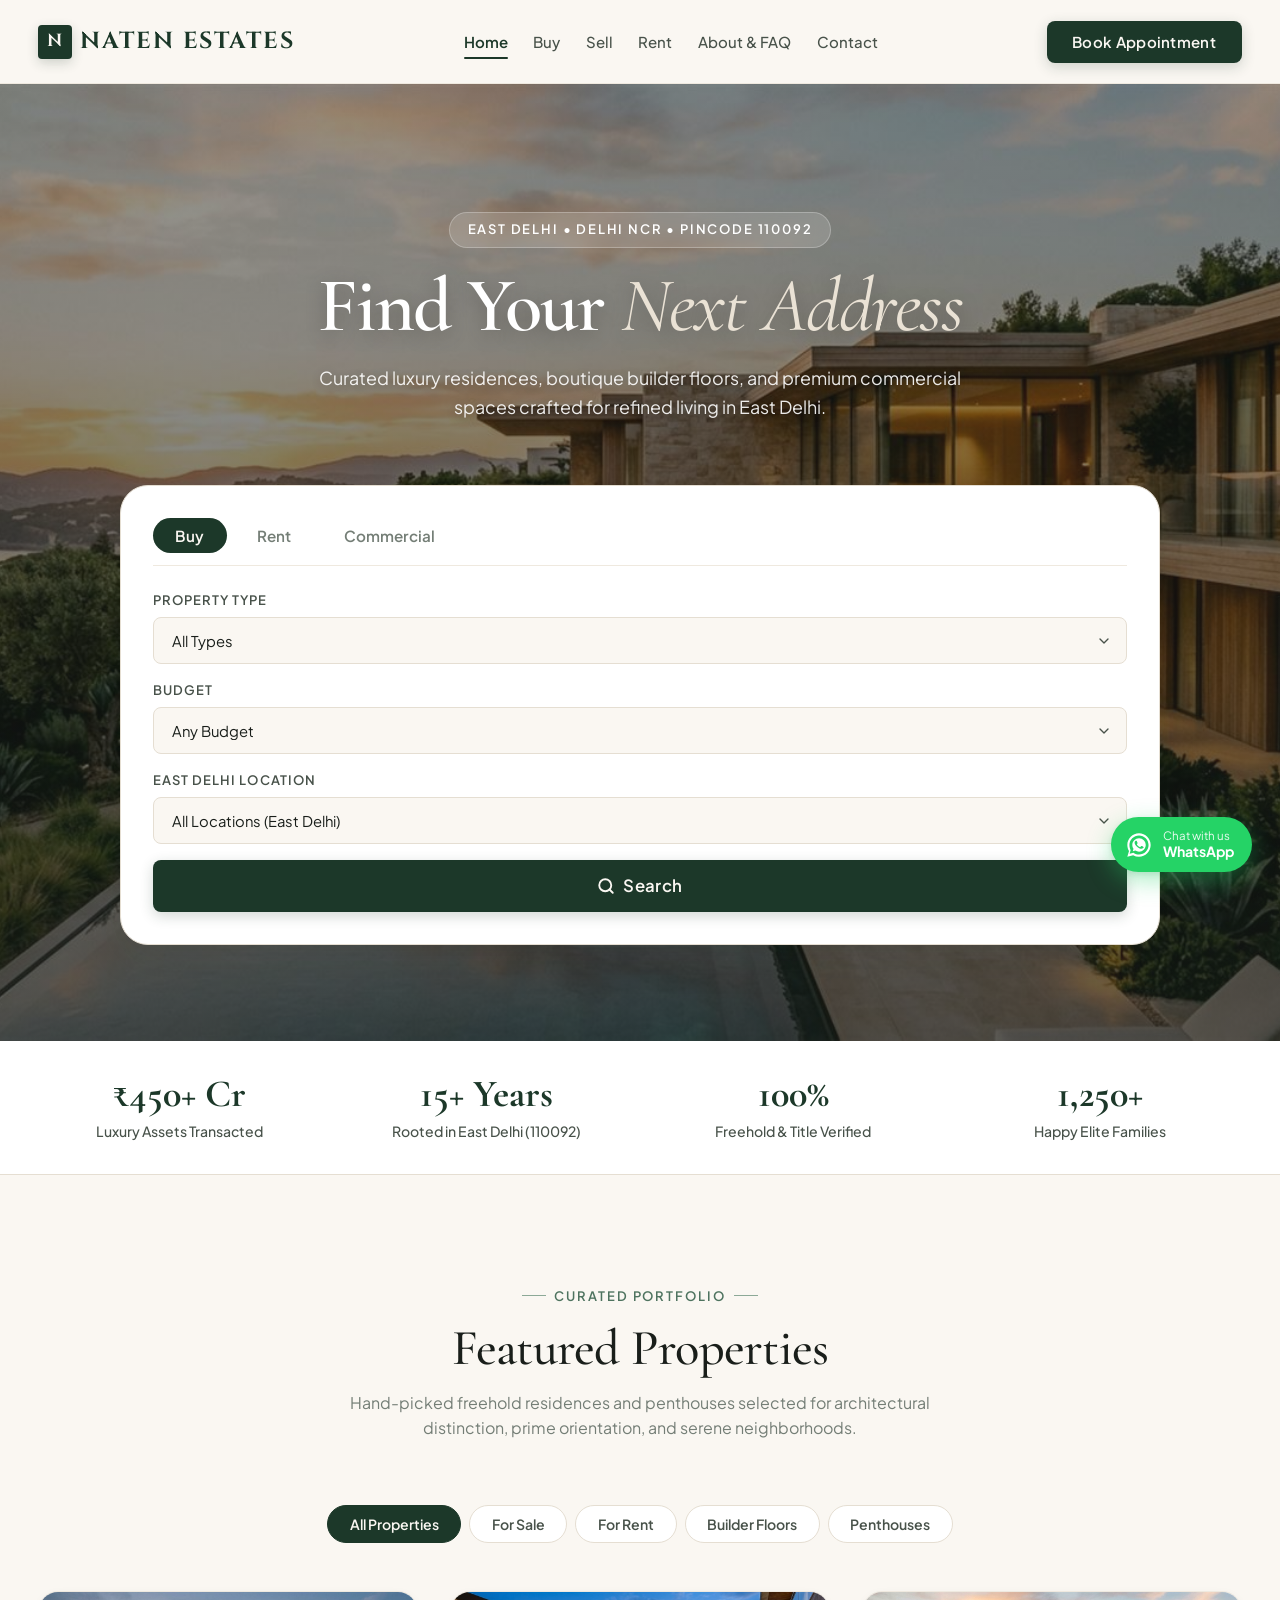
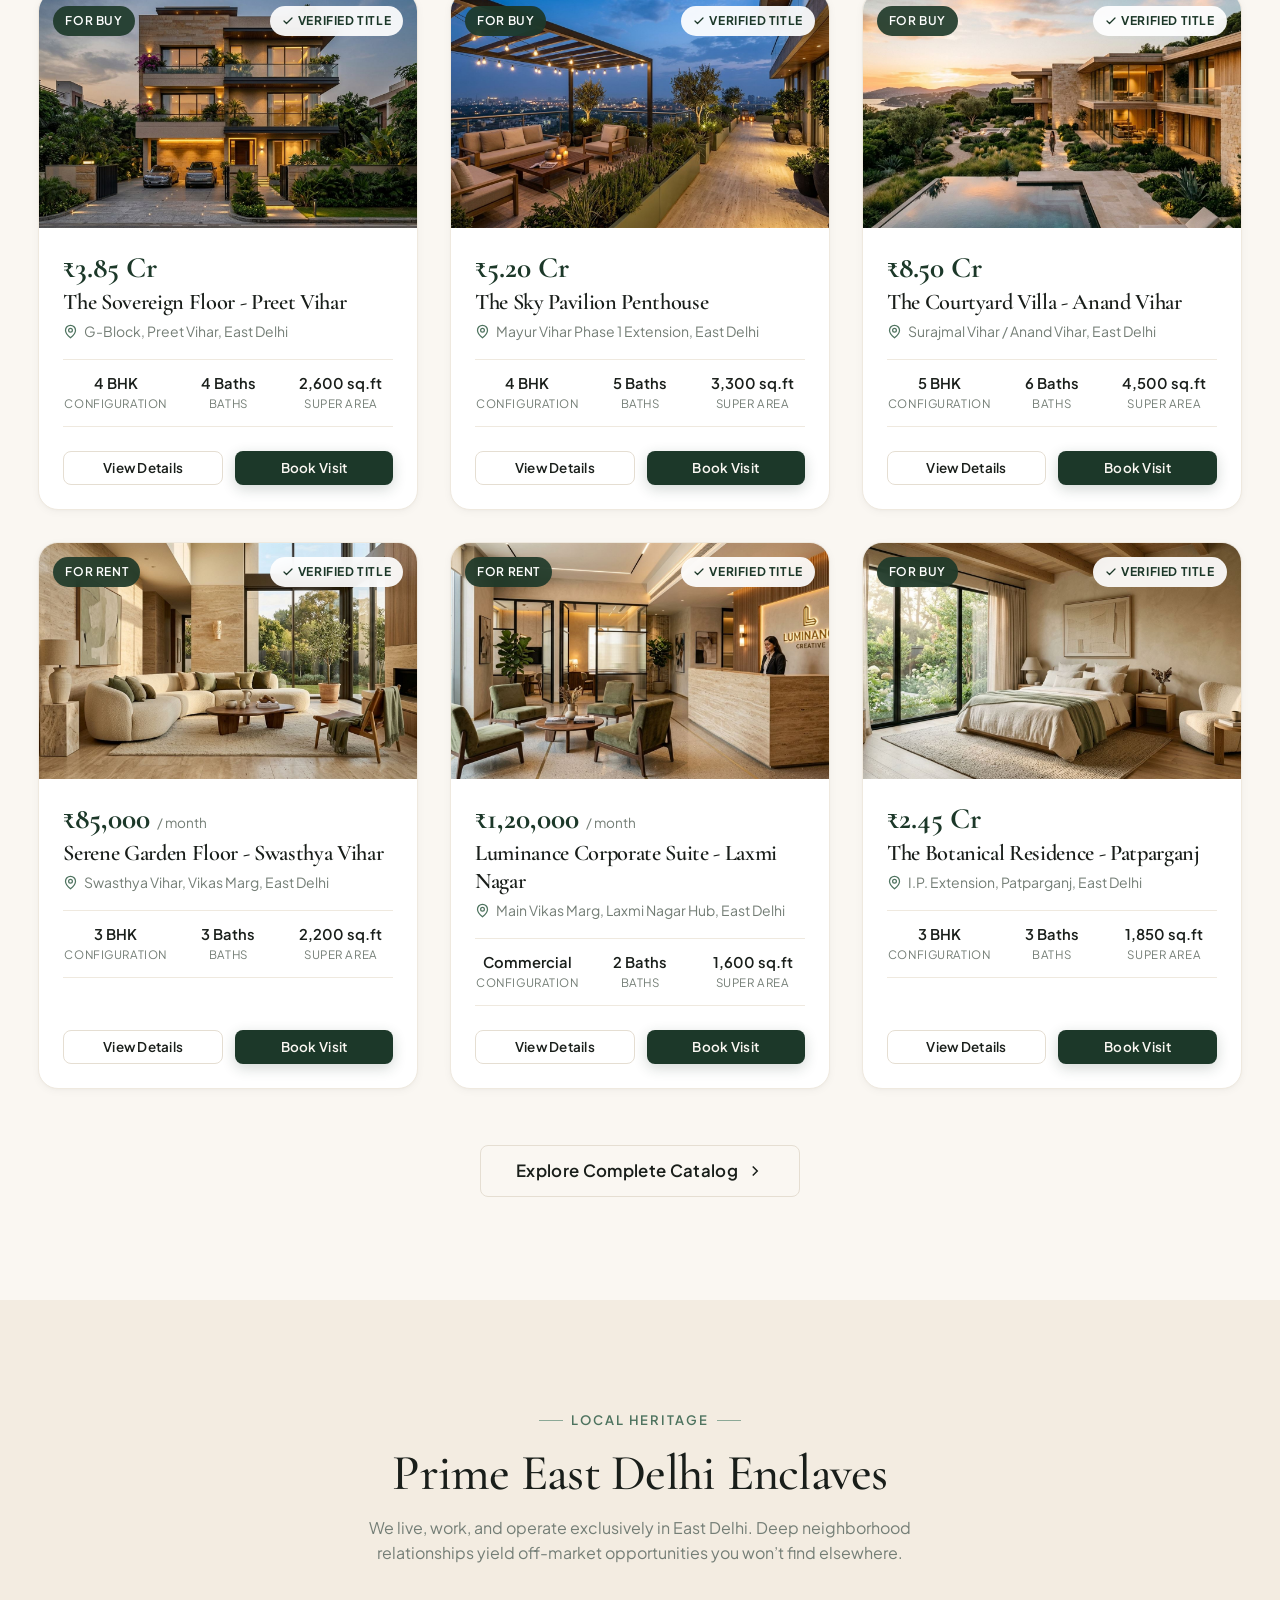
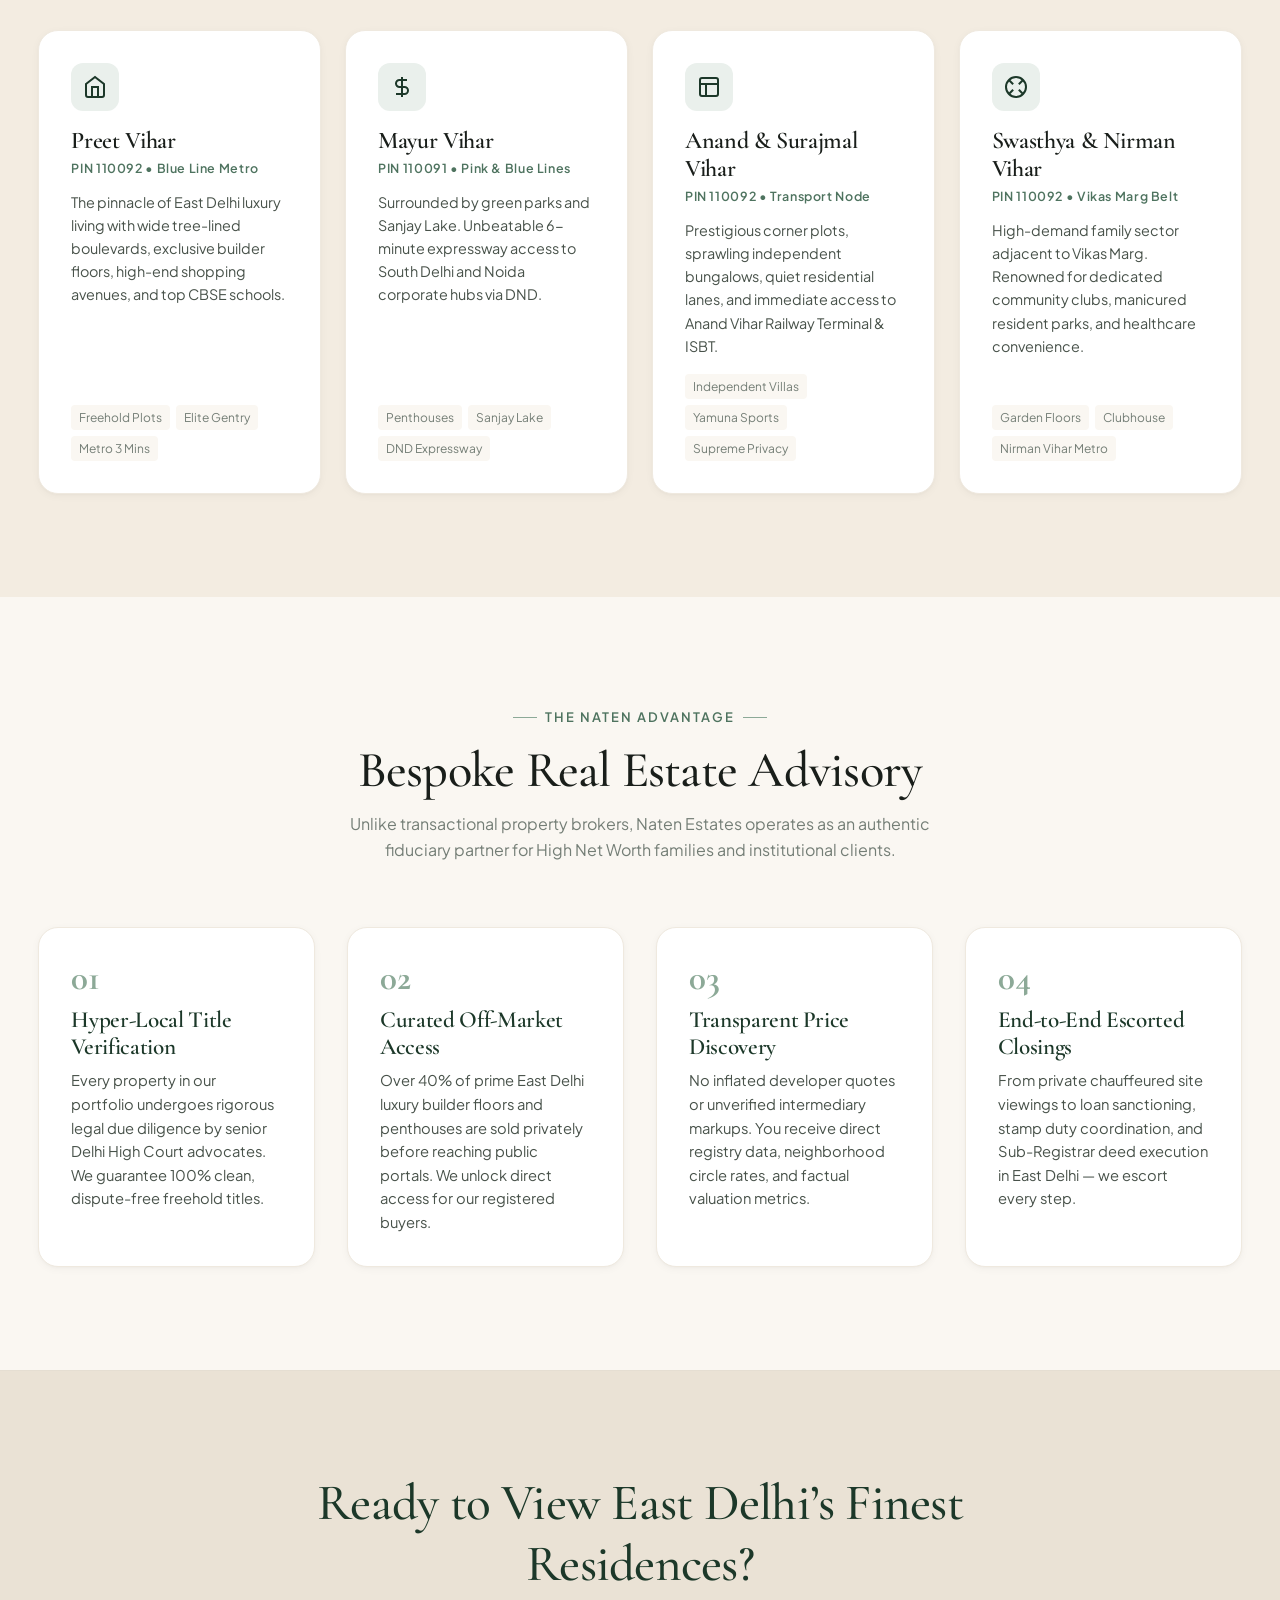
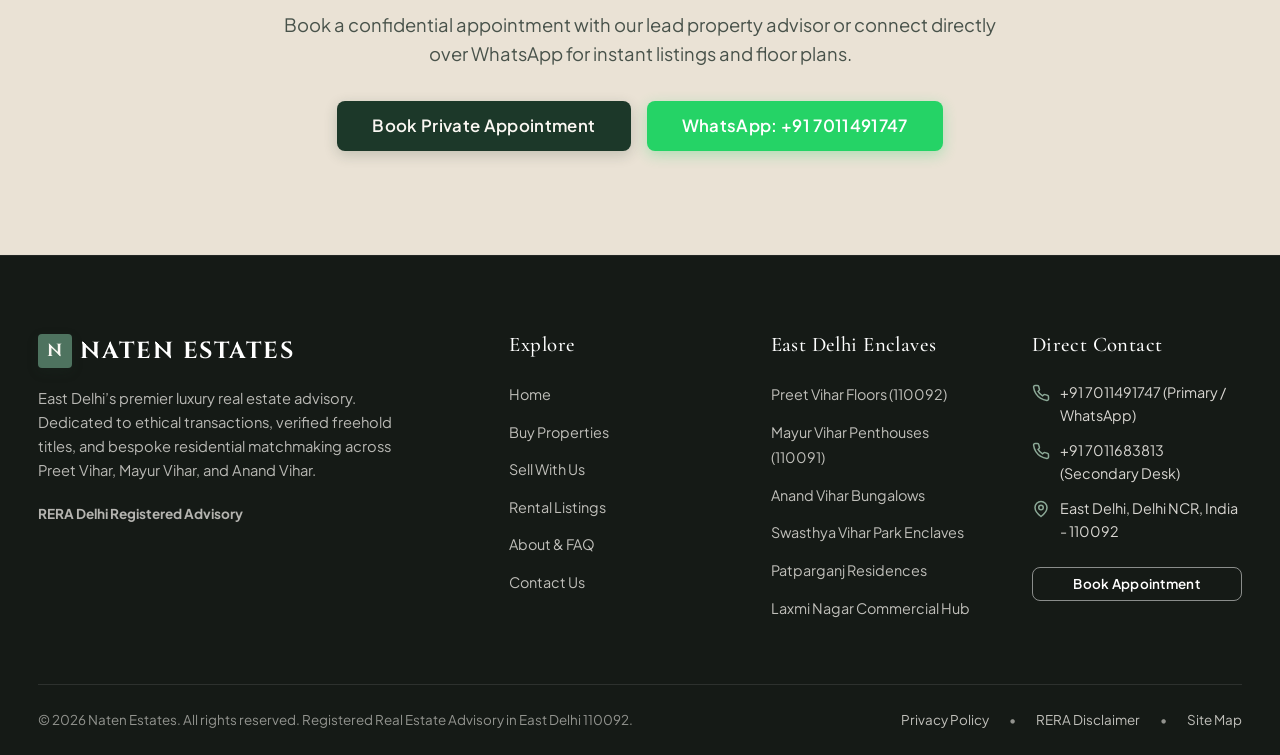
<file: index.html>
<!DOCTYPE html>
<html lang="en">
<head>
  <meta charset="UTF-8" />
  <meta name="viewport" content="width=device-width, initial-scale=1.0" />
  <title>Naten Estates | Luxury Real Estate in East Delhi | Buy, Sell & Rent</title>
  <meta name="description" content="Naten Estates is a premier luxury real estate advisory based in East Delhi, Delhi NCR (110092). Curated builder floors, penthouses, luxury villas, and commercial suites in Preet Vihar, Mayur Vihar, and Anand Vihar." />
  <meta name="keywords" content="Naten Estates, East Delhi Real Estate, Preet Vihar Builder Floor, Mayur Vihar Penthouse, Anand Vihar Villa, Buy House East Delhi, Rent Luxury Apartment East Delhi" />

  <!-- OpenGraph Metadata -->
  <meta property="og:title" content="Naten Estates | Luxury Real Estate in East Delhi" />
  <meta property="og:description" content="Discover curated luxury residences and commercial spaces across East Delhi. Grounded in trust, verified titles, and bespoke advisory." />
  <meta property="og:type" content="website" />
  <meta property="og:image" content="assets/images/hero.jpg" />

  <!-- Google Fonts: Cinzel (Logo), Cormorant Garamond (Headings), Plus Jakarta Sans (Body & UI) -->
  <link rel="preconnect" href="https://fonts.googleapis.com" />
  <link rel="preconnect" href="https://fonts.gstatic.com" crossorigin />
  <link href="https://fonts.googleapis.com/css2?family=Cinzel:wght@600;700;800&family=Cormorant+Garamond:ital,wght@0,400;0,500;0,600;0,700;1,400;1,600&family=Plus+Jakarta+Sans:wght@300;400;500;600;700&display=swap" rel="stylesheet" />

  <!-- Stylesheets -->
  <link rel="stylesheet" href="styles/variables.css" />
  <link rel="stylesheet" href="styles/base.css" />
  <link rel="stylesheet" href="styles/components.css" />
  <link rel="stylesheet" href="styles/pages.css" />
  <link rel="stylesheet" href="styles/responsive.css" />

  <!-- Structured Data Schema for Real Estate Agent -->
  <script type="application/ld+json">
  {
    "@context": "https://schema.org",
    "@type": "RealEstateAgent",
    "name": "Naten Estates",
    "image": "assets/images/hero.jpg",
    "telephone": ["+917011491747", "+917011683813"],
    "address": {
      "@type": "PostalAddress",
      "streetAddress": "East Delhi",
      "addressLocality": "Delhi NCR",
      "postalCode": "110092",
      "addressCountry": "IN"
    },
    "priceRange": "₹₹₹₹",
    "openingHours": "Mo-Su 09:30-20:00"
  }
  </script>
</head>
<body>

  <!-- ======================================================================
       TOP STICKY NAVIGATION HEADER
       ====================================================================== -->
  <header class="site-header" id="siteHeader">
    <div class="container header-container">
      <!-- Brand Logo -->
      <a href="#home" class="brand-logo" aria-label="Naten Estates Home">
        <span class="brand-logo-mark">N</span>
        <span>Naten Estates</span>
      </a>

      <!-- Desktop Navigation Menu -->
      <nav class="nav-menu" aria-label="Main Navigation">
        <a href="#home" class="nav-link active">Home</a>
        <a href="#buy" class="nav-link">Buy</a>
        <a href="#sell" class="nav-link">Sell</a>
        <a href="#rent" class="nav-link">Rent</a>
        <a href="#about" class="nav-link">About & FAQ</a>
        <a href="#contact" class="nav-link">Contact</a>
      </nav>

      <!-- Header Actions -->
      <div class="header-actions">
        <button class="btn btn-primary btn-appointment-nav btn-trigger-appointment" id="headerBookBtn">
          Book Appointment
        </button>

        <!-- Mobile Drawer Hamburger Toggle -->
        <button class="mobile-toggle" id="mobileToggle" aria-label="Open Mobile Menu">
          <svg width="28" height="28" viewBox="0 0 24 24" fill="none" stroke="currentColor" stroke-width="2.2" stroke-linecap="round" stroke-linejoin="round">
            <line x1="3" y1="6" x2="21" y2="6"></line>
            <line x1="3" y1="12" x2="21" y2="12"></line>
            <line x1="3" y1="18" x2="21" y2="18"></line>
          </svg>
        </button>
      </div>
    </div>
  </header>

  <!-- ======================================================================
       MOBILE NAVIGATION DRAWER & BACKDROP
       ====================================================================== -->
  <div class="mobile-nav-backdrop" id="mobileBackdrop"></div>
  <aside class="mobile-nav-drawer" id="mobileDrawer" aria-label="Mobile Navigation">
    <div class="mobile-drawer-header">
      <a href="#home" class="brand-logo">
        <span class="brand-logo-mark">N</span>
        <span>Naten Estates</span>
      </a>
      <button class="modal-close" id="mobileClose" aria-label="Close Mobile Menu">&times;</button>
    </div>

    <div class="mobile-nav-links">
      <a href="#home" class="mobile-nav-link active">Home</a>
      <a href="#buy" class="mobile-nav-link">Buy</a>
      <a href="#sell" class="mobile-nav-link">Sell</a>
      <a href="#rent" class="mobile-nav-link">Rent</a>
      <a href="#about" class="mobile-nav-link">About & FAQ</a>
      <a href="#contact" class="mobile-nav-link">Contact</a>
    </div>

    <div class="mobile-drawer-footer">
      <button class="btn btn-primary btn-block btn-trigger-appointment">
        Book Appointment
      </button>
      <a href="https://wa.me/917011491747" target="_blank" rel="noopener noreferrer" class="btn btn-whatsapp-solid btn-block">
        WhatsApp: +91 7011491747
      </a>
      <div style="font-size: 0.8rem; color: var(--color-text-muted); text-align: center; margin-top: 6px;">
        East Delhi, Delhi NCR - 110092
      </div>
    </div>
  </aside>

  <!-- ======================================================================
       MAIN VIEWS CONTAINER (DYNAMIC MULTI-PAGE SPA ROUTING)
       ====================================================================== -->
  <main id="mainApp">

    <!-- ==================================================================
         PAGE 1: HOME PAGE
         ================================================================== -->
    <section class="page-view active" id="view-home">
      
      <!-- Hero Section with Cinematic Background & Advanced Search -->
      <section class="hero-section">
        <div class="container">
          <div class="hero-content">
            <div class="hero-tag">East Delhi • Delhi NCR • Pincode 110092</div>
            <h1 class="hero-title">Find Your <span>Next Address</span></h1>
            <p class="hero-subtitle">
              Curated luxury residences, boutique builder floors, and premium commercial spaces crafted for refined living in East Delhi.
            </p>
          </div>

          <!-- Advanced Search Bar with Filters -->
          <div class="hero-search-wrapper">
            <div class="search-filter-card">
              <div class="filter-tabs">
                <button type="button" class="filter-tab hero-search-tab active" data-purpose="Buy">Buy</button>
                <button type="button" class="filter-tab hero-search-tab" data-purpose="Rent">Rent</button>
                <button type="button" class="filter-tab hero-search-tab" data-purpose="Commercial">Commercial</button>
              </div>

              <form id="heroSearchForm" class="filter-grid">
                <!-- Property Type Filter -->
                <div class="filter-group">
                  <label class="filter-label" for="heroFilterType">Property Type</label>
                  <select id="heroFilterType" class="filter-select">
                    <option value="all">All Types</option>
                    <option value="Builder Floor">Luxury Builder Floor</option>
                    <option value="Penthouse">Duplex Penthouse</option>
                    <option value="Luxury Villa">Independent Villa</option>
                    <option value="Commercial">Commercial Suite</option>
                  </select>
                </div>

                <!-- Budget Range Filter -->
                <div class="filter-group">
                  <label class="filter-label" for="heroFilterBudget">Budget</label>
                  <select id="heroFilterBudget" class="filter-select">
                    <option value="all">Any Budget</option>
                    <option value="under-3cr">Under ₹3.00 Cr</option>
                    <option value="3cr-5cr">₹3.00 Cr - ₹5.00 Cr</option>
                    <option value="above-5cr">Above ₹5.00 Cr</option>
                    <option value="under-1lakh">Rent: Under ₹1 Lakh / mo</option>
                    <option value="above-1lakh">Rent: Above ₹1 Lakh / mo</option>
                  </select>
                </div>

                <!-- East Delhi Location Filter -->
                <div class="filter-group">
                  <label class="filter-label" for="heroFilterLocation">East Delhi Location</label>
                  <select id="heroFilterLocation" class="filter-select">
                    <option value="all">All Locations (East Delhi)</option>
                    <option value="Preet Vihar">Preet Vihar</option>
                    <option value="Mayur Vihar">Mayur Vihar (Ph 1 & Ext)</option>
                    <option value="Anand Vihar">Anand Vihar / Surajmal</option>
                    <option value="Swasthya Vihar">Swasthya Vihar</option>
                    <option value="Patparganj">Patparganj / IP Ext</option>
                    <option value="Laxmi Nagar">Laxmi Nagar / Vikas Marg</option>
                  </select>
                </div>

                <!-- Search CTA Button -->
                <div class="filter-btn-wrap">
                  <button type="submit" class="btn btn-primary btn-lg btn-block" style="height: 52px;">
                    <svg width="18" height="18" viewBox="0 0 24 24" fill="none" stroke="currentColor" stroke-width="2.5" stroke-linecap="round" stroke-linejoin="round">
                      <circle cx="11" cy="11" r="8"></circle>
                      <line x1="21" y1="21" x2="16.65" y2="16.65"></line>
                    </svg>
                    Search
                  </button>
                </div>
              </form>
            </div>
          </div>
        </div>
      </section>

      <!-- Quick Trust Stats Ribbon -->
      <section class="stats-ribbon">
        <div class="container">
          <div class="stats-grid">
            <div class="stat-item">
              <span class="stat-number">₹450+ Cr</span>
              <span class="stat-label">Luxury Assets Transacted</span>
            </div>
            <div class="stat-item">
              <span class="stat-number">15+ Years</span>
              <span class="stat-label">Rooted in East Delhi (110092)</span>
            </div>
            <div class="stat-item">
              <span class="stat-number">100%</span>
              <span class="stat-label">Freehold & Title Verified</span>
            </div>
            <div class="stat-item">
              <span class="stat-number">1,250+</span>
              <span class="stat-label">Happy Elite Families</span>
            </div>
          </div>
        </div>
      </section>

      <!-- Featured Properties Grid -->
      <section class="section">
        <div class="container">
          <div class="section-header">
            <div class="section-tag">Curated Portfolio</div>
            <h2 class="section-title">Featured Properties</h2>
            <p class="section-subtitle">
              Hand-picked freehold residences and penthouses selected for architectural distinction, prime orientation, and serene neighborhoods.
            </p>
          </div>

          <!-- Category Filter Pills -->
          <div class="filter-pills">
            <button class="pill-btn home-filter-pill active" data-category="all">All Properties</button>
            <button class="pill-btn home-filter-pill" data-category="Buy">For Sale</button>
            <button class="pill-btn home-filter-pill" data-category="Rent">For Rent</button>
            <button class="pill-btn home-filter-pill" data-category="Builder Floor">Builder Floors</button>
            <button class="pill-btn home-filter-pill" data-category="Penthouse">Penthouses</button>
          </div>

          <!-- Cards Grid -->
          <div class="properties-grid" id="featuredPropertiesContainer">
            <!-- Dynamically populated by App.renderFeaturedProperties() -->
          </div>

          <div style="text-align: center; margin-top: 3.5rem;">
            <a href="#buy" class="btn btn-outline btn-lg">
              Explore Complete Catalog
              <svg width="18" height="18" viewBox="0 0 24 24" fill="none" stroke="currentColor" stroke-width="2"><path d="m9 18 6-6-6-6"/></svg>
            </a>
          </div>
        </div>
      </section>

      <!-- Neighborhoods Showcase (East Delhi Focus) -->
      <section class="section section-alt">
        <div class="container">
          <div class="section-header">
            <div class="section-tag">Local Heritage</div>
            <h2 class="section-title">Prime East Delhi Enclaves</h2>
            <p class="section-subtitle">
              We live, work, and operate exclusively in East Delhi. Deep neighborhood relationships yield off-market opportunities you won’t find elsewhere.
            </p>
          </div>

          <div class="neighborhoods-grid">
            <!-- Preet Vihar -->
            <article class="neighborhood-card">
              <div class="neighborhood-icon">
                <svg width="24" height="24" viewBox="0 0 24 24" fill="none" stroke="currentColor" stroke-width="2"><path d="m3 9 9-7 9 7v11a2 2 0 0 1-2 2H5a2 2 0 0 1-2-2z"/><polyline points="9 22 9 12 15 12 15 22"/></svg>
              </div>
              <h3 class="neighborhood-title">Preet Vihar</h3>
              <span class="neighborhood-pincode">PIN 110092 • Blue Line Metro</span>
              <p class="neighborhood-desc">
                The pinnacle of East Delhi luxury living with wide tree-lined boulevards, exclusive builder floors, high-end shopping avenues, and top CBSE schools.
              </p>
              <div class="neighborhood-highlights">
                <span class="highlight-tag">Freehold Plots</span>
                <span class="highlight-tag">Elite Gentry</span>
                <span class="highlight-tag">Metro 3 Mins</span>
              </div>
            </article>

            <!-- Mayur Vihar -->
            <article class="neighborhood-card">
              <div class="neighborhood-icon">
                <svg width="24" height="24" viewBox="0 0 24 24" fill="none" stroke="currentColor" stroke-width="2"><path d="M12 2v20M17 5H9.5a3.5 3.5 0 0 0 0 7h5a3.5 3.5 0 0 1 0 7H6"/></svg>
              </div>
              <h3 class="neighborhood-title">Mayur Vihar</h3>
              <span class="neighborhood-pincode">PIN 110091 • Pink & Blue Lines</span>
              <p class="neighborhood-desc">
                Surrounded by green parks and Sanjay Lake. Unbeatable 6-minute expressway access to South Delhi and Noida corporate hubs via DND.
              </p>
              <div class="neighborhood-highlights">
                <span class="highlight-tag">Penthouses</span>
                <span class="highlight-tag">Sanjay Lake</span>
                <span class="highlight-tag">DND Expressway</span>
              </div>
            </article>

            <!-- Anand Vihar & Surajmal Vihar -->
            <article class="neighborhood-card">
              <div class="neighborhood-icon">
                <svg width="24" height="24" viewBox="0 0 24 24" fill="none" stroke="currentColor" stroke-width="2"><rect x="3" y="3" width="18" height="18" rx="2" ry="2"/><line x1="3" y1="9" x2="21" y2="9"/><line x1="9" y1="21" x2="9" y2="9"/></svg>
              </div>
              <h3 class="neighborhood-title">Anand & Surajmal Vihar</h3>
              <span class="neighborhood-pincode">PIN 110092 • Transport Node</span>
              <p class="neighborhood-desc">
                Prestigious corner plots, sprawling independent bungalows, quiet residential lanes, and immediate access to Anand Vihar Railway Terminal & ISBT.
              </p>
              <div class="neighborhood-highlights">
                <span class="highlight-tag">Independent Villas</span>
                <span class="highlight-tag">Yamuna Sports</span>
                <span class="highlight-tag">Supreme Privacy</span>
              </div>
            </article>

            <!-- Swasthya Vihar & Nirman Vihar -->
            <article class="neighborhood-card">
              <div class="neighborhood-icon">
                <svg width="24" height="24" viewBox="0 0 24 24" fill="none" stroke="currentColor" stroke-width="2"><circle cx="12" cy="12" r="10"/><path d="m4.93 4.93 4.24 4.24"/><path d="m14.83 9.17 4.24-4.24"/><path d="m14.83 14.83 4.24 4.24"/><path d="m9.17 14.83-4.24 4.24"/></svg>
              </div>
              <h3 class="neighborhood-title">Swasthya & Nirman Vihar</h3>
              <span class="neighborhood-pincode">PIN 110092 • Vikas Marg Belt</span>
              <p class="neighborhood-desc">
                High-demand family sector adjacent to Vikas Marg. Renowned for dedicated community clubs, manicured resident parks, and healthcare convenience.
              </p>
              <div class="neighborhood-highlights">
                <span class="highlight-tag">Garden Floors</span>
                <span class="highlight-tag">Clubhouse</span>
                <span class="highlight-tag">Nirman Vihar Metro</span>
              </div>
            </article>
          </div>
        </div>
      </section>

      <!-- Why Choose Naten Estates (Pillars) -->
      <section class="section">
        <div class="container">
          <div class="section-header">
            <div class="section-tag">The Naten Advantage</div>
            <h2 class="section-title">Bespoke Real Estate Advisory</h2>
            <p class="section-subtitle">
              Unlike transactional property brokers, Naten Estates operates as an authentic fiduciary partner for High Net Worth families and institutional clients.
            </p>
          </div>

          <div class="pillars-grid">
            <div class="pillar-card">
              <div class="pillar-num">01</div>
              <h3 class="pillar-title">Hyper-Local Title Verification</h3>
              <p class="pillar-desc">
                Every property in our portfolio undergoes rigorous legal due diligence by senior Delhi High Court advocates. We guarantee 100% clean, dispute-free freehold titles.
              </p>
            </div>

            <div class="pillar-card">
              <div class="pillar-num">02</div>
              <h3 class="pillar-title">Curated Off-Market Access</h3>
              <p class="pillar-desc">
                Over 40% of prime East Delhi luxury builder floors and penthouses are sold privately before reaching public portals. We unlock direct access for our registered buyers.
              </p>
            </div>

            <div class="pillar-card">
              <div class="pillar-num">03</div>
              <h3 class="pillar-title">Transparent Price Discovery</h3>
              <p class="pillar-desc">
                No inflated developer quotes or unverified intermediary markups. You receive direct registry data, neighborhood circle rates, and factual valuation metrics.
              </p>
            </div>

            <div class="pillar-card">
              <div class="pillar-num">04</div>
              <h3 class="pillar-title">End-to-End Escorted Closings</h3>
              <p class="pillar-desc">
                From private chauffeured site viewings to loan sanctioning, stamp duty coordination, and Sub-Registrar deed execution in East Delhi — we escort every step.
              </p>
            </div>
          </div>
        </div>
      </section>

      <!-- CTA Banner -->
      <section class="section section-cream" style="border-top: 1px solid var(--color-border); border-bottom: 1px solid var(--color-border);">
        <div class="container" style="text-align: center; max-width: 820px;">
          <h2 style="font-size: clamp(2.2rem, 4vw, 3.4rem); color: var(--color-primary); margin-bottom: 1rem;">
            Ready to View East Delhi’s Finest Residences?
          </h2>
          <p style="font-size: 1.15rem; color: var(--color-text-secondary); margin-bottom: 2rem;">
            Book a confidential appointment with our lead property advisor or connect directly over WhatsApp for instant listings and floor plans.
          </p>
          <div style="display: flex; justify-content: center; gap: 1rem; flex-wrap: wrap;">
            <button class="btn btn-primary btn-lg btn-trigger-appointment">
              Book Private Appointment
            </button>
            <a href="https://wa.me/917011491747" target="_blank" rel="noopener noreferrer" class="btn btn-whatsapp-solid btn-lg">
              WhatsApp: +91 7011491747
            </a>
          </div>
        </div>
      </section>

    </section>

    <!-- ==================================================================
         PAGE 2: BUY CATALOG PAGE
         ================================================================== -->
    <section class="page-view" id="view-buy" style="display: none;">
      <div class="property-detail-header">
        <div class="container">
          <nav class="breadcrumbs">
            <a href="#home">Home</a>
            <span>/</span>
            <span style="color: var(--color-text);">Buy Properties</span>
          </nav>
          <h1 style="font-size: clamp(2.4rem, 4vw, 3.5rem); color: var(--color-primary); margin-bottom: 0.5rem;">
            Freehold Properties For Sale
          </h1>
          <p style="color: var(--color-text-muted); max-width: 680px; font-size: 1.1rem;">
            Explore premium verified builder floors, penthouses, and bespoke bungalows across Preet Vihar, Mayur Vihar, and Anand Vihar in East Delhi.
          </p>
        </div>
      </div>

      <div class="container section">
        <!-- Interactive Filter Toolbar -->
        <div class="search-filter-card" style="margin-bottom: 3rem;">
          <form id="buyFilterForm" class="filter-grid">
            <div class="filter-group">
              <label class="filter-label">Property Type</label>
              <select class="filter-select catalog-filter-type">
                <option value="all">All Types</option>
                <option value="Builder Floor">Builder Floor</option>
                <option value="Penthouse">Duplex Penthouse</option>
                <option value="Luxury Villa">Independent Villa</option>
              </select>
            </div>

            <div class="filter-group">
              <label class="filter-label">Configuration</label>
              <select class="filter-select catalog-filter-bhk">
                <option value="all">Any BHK</option>
                <option value="3">3 BHK</option>
                <option value="4">4 BHK</option>
                <option value="5">5+ BHK / Bungalow</option>
              </select>
            </div>

            <div class="filter-group">
              <label class="filter-label">Locality (East Delhi)</label>
              <select class="filter-select catalog-filter-location">
                <option value="all">All East Delhi</option>
                <option value="Preet Vihar">Preet Vihar</option>
                <option value="Mayur Vihar">Mayur Vihar</option>
                <option value="Anand Vihar">Anand Vihar</option>
                <option value="Patparganj">Patparganj</option>
              </select>
            </div>

            <div class="filter-group">
              <label class="filter-label">Budget Range</label>
              <select class="filter-select catalog-filter-budget">
                <option value="all">All Budgets</option>
                <option value="under-3cr">Under ₹3.00 Cr</option>
                <option value="3cr-5cr">₹3.00 Cr - ₹5.00 Cr</option>
                <option value="above-5cr">Above ₹5.00 Cr</option>
              </select>
            </div>
          </form>
        </div>

        <!-- Buy Listings Grid -->
        <div class="properties-grid" id="buyPropertiesCatalog">
          <!-- Dynamically populated by renderCatalogPage('Buy') -->
        </div>
      </div>
    </section>

    <!-- ==================================================================
         PAGE 3: SELL PAGE
         ================================================================== -->
    <section class="page-view" id="view-sell" style="display: none;">
      <div class="property-detail-header">
        <div class="container">
          <nav class="breadcrumbs">
            <a href="#home">Home</a>
            <span>/</span>
            <span style="color: var(--color-text);">Sell With Us</span>
          </nav>
          <h1 style="font-size: clamp(2.4rem, 4vw, 3.5rem); color: var(--color-primary); margin-bottom: 0.5rem;">
            List Your East Delhi Property
          </h1>
          <p style="color: var(--color-text-muted); max-width: 680px; font-size: 1.1rem;">
            Partner with East Delhi's leading luxury brokerage. Benefit from confidential marketing, qualified HNIs, and maximum capital realization.
          </p>
        </div>
      </div>

      <div class="container section">
        <div class="contact-layout">
          <!-- Selling Roadmap -->
          <div>
            <div class="section-tag">How We Sell</div>
            <h2 style="font-size: 2.2rem; color: var(--color-primary); margin-bottom: 1.5rem;">
              The Naten 4-Stage Selling Protocol
            </h2>

            <div style="display: flex; flex-direction: column; gap: 1.5rem;">
              <div style="display: flex; gap: 1rem; align-items: flex-start;">
                <div style="width: 36px; height: 36px; border-radius: 50%; background: var(--color-primary); color: #FFF; display: flex; align-items: center; justify-content: center; font-weight: bold; flex-shrink: 0;">1</div>
                <div>
                  <h4 style="font-size: 1.25rem; color: var(--color-text); margin-bottom: 4px;">Precision Market Valuation</h4>
                  <p style="font-size: 0.92rem; color: var(--color-text-secondary); margin-bottom: 0;">We benchmark recent deed registries in your block, floor orientation, and architectural specifications to price for maximum yield without stagnation.</p>
                </div>
              </div>

              <div style="display: flex; gap: 1rem; align-items: flex-start;">
                <div style="width: 36px; height: 36px; border-radius: 50%; background: var(--color-primary); color: #FFF; display: flex; align-items: center; justify-content: center; font-weight: bold; flex-shrink: 0;">2</div>
                <div>
                  <h4 style="font-size: 1.25rem; color: var(--color-text); margin-bottom: 4px;">Architectural Media & Staging</h4>
                  <p style="font-size: 0.92rem; color: var(--color-text-secondary); margin-bottom: 0;">High-resolution photography, 4K walkthroughs, and bespoke floor plans highlight your home's unique pedigree to attract serious high-intent buyers.</p>
                </div>
              </div>

              <div style="display: flex; gap: 1rem; align-items: flex-start;">
                <div style="width: 36px; height: 36px; border-radius: 50%; background: var(--color-primary); color: #FFF; display: flex; align-items: center; justify-content: center; font-weight: bold; flex-shrink: 0;">3</div>
                <div>
                  <h4 style="font-size: 1.25rem; color: var(--color-text); margin-bottom: 4px;">Pre-Screened Buyer Matching</h4>
                  <p style="font-size: 0.92rem; color: var(--color-text-secondary); margin-bottom: 0;">No casual window shoppers. Every viewing is pre-qualified for funding readiness and conducted privately under non-disclosure protocols.</p>
                </div>
              </div>

              <div style="display: flex; gap: 1rem; align-items: flex-start;">
                <div style="width: 36px; height: 36px; border-radius: 50%; background: var(--color-primary); color: #FFF; display: flex; align-items: center; justify-content: center; font-weight: bold; flex-shrink: 0;">4</div>
                <div>
                  <h4 style="font-size: 1.25rem; color: var(--color-text); margin-bottom: 4px;">Sub-Registrar Escort & Closing</h4>
                  <p style="font-size: 0.92rem; color: var(--color-text-secondary); margin-bottom: 0;">Complete documentation oversight, token agreement drafting, bank NOC, and final conveyance deed registration in East Delhi.</p>
                </div>
              </div>
            </div>
          </div>

          <!-- Sell Valuation Request Form Card -->
          <div class="search-filter-card" style="box-shadow: var(--shadow-xl);">
            <h3 style="font-size: 1.8rem; color: var(--color-primary); margin-bottom: 0.5rem;">Request Confidential Valuation</h3>
            <p style="font-size: 0.92rem; color: var(--color-text-muted); margin-bottom: 1.5rem;">Enter your property details below. Our senior valuation director will prepare a complimentary market report.</p>

            <form id="sellPropertyForm">
              <div class="form-group">
                <label class="form-label">Owner Full Name <span class="required">*</span></label>
                <input type="text" name="ownerName" class="form-control" placeholder="e.g. S.K. Aggarwal" required />
              </div>

              <div class="form-group">
                <label class="form-label">Phone Number <span class="required">*</span></label>
                <input type="tel" name="ownerPhone" class="form-control" placeholder="10-digit Mobile Number" required />
              </div>

              <div class="form-group">
                <label class="form-label">Property Locality in East Delhi</label>
                <select name="propertyLocality" class="form-control">
                  <option value="Preet Vihar">Preet Vihar (PIN 110092)</option>
                  <option value="Mayur Vihar Phase 1 / Ext">Mayur Vihar (PIN 110091)</option>
                  <option value="Anand Vihar / Surajmal Vihar">Anand Vihar / Surajmal Vihar</option>
                  <option value="Swasthya Vihar">Swasthya Vihar (PIN 110092)</option>
                  <option value="Patparganj / IP Extension">Patparganj / IP Extension</option>
                  <option value="Laxmi Nagar / Shakarpur">Laxmi Nagar Commercial Hub</option>
                  <option value="Other East Delhi Sector">Other East Delhi Sector</option>
                </select>
              </div>

              <div class="form-group">
                <label class="form-label">Property Type & Configuration</label>
                <select name="propertyType" class="form-control">
                  <option value="Builder Floor (3 BHK)">Builder Floor (3 BHK)</option>
                  <option value="Builder Floor (4 BHK)">Builder Floor (4 BHK)</option>
                  <option value="Duplex Penthouse">Duplex Penthouse</option>
                  <option value="Independent Bungalow / Plot">Independent Bungalow / Freehold Plot</option>
                  <option value="Commercial Space / Office">Commercial Space / Office</option>
                </select>
              </div>

              <button type="submit" class="btn btn-primary btn-block btn-lg" style="margin-top: 1rem;">
                Submit for Complimentary Valuation
              </button>
            </form>
          </div>
        </div>
      </div>
    </section>

    <!-- ==================================================================
         PAGE 4: RENT CATALOG PAGE
         ================================================================== -->
    <section class="page-view" id="view-rent" style="display: none;">
      <div class="property-detail-header">
        <div class="container">
          <nav class="breadcrumbs">
            <a href="#home">Home</a>
            <span>/</span>
            <span style="color: var(--color-text);">Rent Properties</span>
          </nav>
          <h1 style="font-size: clamp(2.4rem, 4vw, 3.5rem); color: var(--color-primary); margin-bottom: 0.5rem;">
            Luxury Residential & Commercial Rentals
          </h1>
          <p style="color: var(--color-text-muted); max-width: 680px; font-size: 1.1rem;">
            Fully furnished luxury floors, garden apartments, and corporate plug-and-play offices for executive lease in East Delhi.
          </p>
        </div>
      </div>

      <div class="container section">
        <!-- Rental Filter Toolbar -->
        <div class="search-filter-card" style="margin-bottom: 3rem;">
          <form id="rentFilterForm" class="filter-grid">
            <div class="filter-group">
              <label class="filter-label">Space Type</label>
              <select class="filter-select catalog-filter-type">
                <option value="all">All Rental Types</option>
                <option value="Builder Floor">Luxury Builder Floor</option>
                <option value="Commercial">Commercial Office</option>
              </select>
            </div>

            <div class="filter-group">
              <label class="filter-label">Monthly Budget</label>
              <select class="filter-select catalog-filter-budget">
                <option value="all">All Monthly Rentals</option>
                <option value="under-1lakh">Under ₹1.00 Lakh / mo</option>
                <option value="above-1lakh">₹1.00 Lakh+ / mo</option>
              </select>
            </div>

            <div class="filter-group">
              <label class="filter-label">Locality (East Delhi)</label>
              <select class="filter-select catalog-filter-location">
                <option value="all">All East Delhi</option>
                <option value="Swasthya Vihar">Swasthya Vihar</option>
                <option value="Laxmi Nagar">Laxmi Nagar Hub</option>
                <option value="Preet Vihar">Preet Vihar</option>
                <option value="Mayur Vihar">Mayur Vihar</option>
              </select>
            </div>
          </form>
        </div>

        <!-- Rent Listings Grid -->
        <div class="properties-grid" id="rentPropertiesCatalog">
          <!-- Dynamically populated by renderCatalogPage('Rent') -->
        </div>
      </div>
    </section>

    <!-- ==================================================================
         PAGE 5: ABOUT & FAQ PAGE
         ================================================================== -->
    <section class="page-view" id="view-about" style="display: none;">
      <div class="property-detail-header">
        <div class="container">
          <nav class="breadcrumbs">
            <a href="#home">Home</a>
            <span>/</span>
            <span style="color: var(--color-text);">About & FAQ</span>
          </nav>
          <h1 style="font-size: clamp(2.4rem, 4vw, 3.5rem); color: var(--color-primary); margin-bottom: 0.5rem;">
            Rooted in East Delhi, Trusted Across Delhi NCR
          </h1>
          <p style="color: var(--color-text-muted); max-width: 680px; font-size: 1.1rem;">
            Headquartered in East Delhi (Pincode 110092), Naten Estates bridges deep generational property wisdom with modern luxury advisory.
          </p>
        </div>
      </div>

      <div class="container section">
        <!-- Narrative Section -->
        <div style="max-width: 860px; margin: 0 auto 5rem;">
          <div class="section-tag">Our Heritage</div>
          <h2 style="font-size: 2.4rem; color: var(--color-primary); margin-bottom: 1.25rem;">
            A Boutique Firm with Generational Roots
          </h2>
          <p style="font-size: 1.05rem; line-height: 1.8; color: var(--color-text-secondary); margin-bottom: 1.5rem;">
            Founded with a singular mission to elevate real estate dealings in East Delhi, <strong>Naten Estates</strong> was born out of a desire for absolute transparency, architectural discernment, and unyielding integrity. While generic brokers focus on volume, we operate on curated matchmaking.
          </p>
          <p style="font-size: 1.05rem; line-height: 1.8; color: var(--color-text-secondary); margin-bottom: 1.5rem;">
            Operating from our primary base in <strong>East Delhi, Delhi NCR, India - 110092</strong>, we have witnessed the evolution of Preet Vihar, Mayur Vihar, and Anand Vihar into world-class residential corridors. We serve business leaders, senior advocates, doctors, and NRI families who expect white-glove advisory, sound investment insight, and total discretion.
          </p>
        </div>

        <!-- FAQ Section -->
        <div style="max-width: 860px; margin: 0 auto;">
          <div class="section-header">
            <div class="section-tag">Frequently Answered</div>
            <h2 class="section-title">Common Questions (FAQ)</h2>
            <p class="section-subtitle">
              Clear answers regarding buying, selling, and leasing luxury properties in East Delhi.
            </p>
          </div>

          <div class="faq-accordion" id="aboutFaqAccordion">
            <!-- FAQ Item 1 -->
            <div class="faq-item active">
              <button class="faq-question">
                <span>What are the legal checks required when buying a builder floor in East Delhi?</span>
                <span class="faq-icon">&darr;</span>
              </button>
              <div class="faq-answer" style="max-height: 220px;">
                In East Delhi (Pincode 110092 and surrounding sectors), builder floors must possess a sanctioned building plan by the Municipal Corporation of Delhi (MCD), a Completion/Occupancy Certificate (CC/OC), and a verified chain of previous title deeds extending at least 30 years. At Naten Estates, our legal panel conducts a complete Sub-Registrar title search and non-encumbrance verification before any agreement is signed.
              </div>
            </div>

            <!-- FAQ Item 2 -->
            <div class="faq-item">
              <button class="faq-question">
                <span>How does Naten Estates determine the market valuation of my property?</span>
                <span class="faq-icon">&darr;</span>
              </button>
              <div class="faq-answer">
                We combine registered circle rates, recent actual transaction records within your specific colony block, floor position (e.g., ground with lawn or top with roof rights), road width, facing (Vastu orientation), and architectural fitting quality. This ensures your property is listed at the optimum valuation for a prompt, high-value closing.
              </div>
            </div>

            <!-- FAQ Item 3 -->
            <div class="faq-item">
              <button class="faq-question">
                <span>What is the standard lease protocol for residential and commercial rentals?</span>
                <span class="faq-icon">&darr;</span>
              </button>
              <div class="faq-answer">
                For residential leases in East Delhi, a standard 11-month registered lease agreement or multi-year registered lease deed is executed with police tenant verification. For commercial office suites (such as in Laxmi Nagar or Vikas Marg), we structure 3 to 9-year commercial leases with standard 15% escalation clauses every 3 years and clearly demarcated maintenance responsibilities.
              </div>
            </div>

            <!-- FAQ Item 4 -->
            <div class="faq-item">
              <button class="faq-question">
                <span>Can Naten Estates assist NRI clients with remote property management or sale?</span>
                <span class="faq-icon">&darr;</span>
              </button>
              <div class="faq-answer">
                Yes. A significant portion of our clientele includes Non-Resident Indians (NRIs) owning ancestral or investment properties in East Delhi. We provide end-to-end representation including Power of Attorney (POA) registration guidance, 195/197 TDS Lower Deduction Certificate assistance, property staging, escrow facilitation, and repatriation support.
              </div>
            </div>

            <!-- FAQ Item 5 -->
            <div class="faq-item">
              <button class="faq-question">
                <span>How can I book an escorted private viewing of a property?</span>
                <span class="faq-icon">&darr;</span>
              </button>
              <div class="faq-answer">
                You can easily click the "Book Appointment" CTA button anywhere on our website, select your preferred date and time slot, agree to our transparent Privacy Policy, and our director will arrange a dedicated, chauffeured property viewing. You can also message us directly on WhatsApp at +91 7011491747.
              </div>
            </div>
          </div>
        </div>
      </div>
    </section>

    <!-- ==================================================================
         PAGE 6: CONTACT US PAGE
         ================================================================== -->
    <section class="page-view" id="view-contact" style="display: none;">
      <div class="property-detail-header">
        <div class="container">
          <nav class="breadcrumbs">
            <a href="#home">Home</a>
            <span>/</span>
            <span style="color: var(--color-text);">Contact Us</span>
          </nav>
          <h1 style="font-size: clamp(2.4rem, 4vw, 3.5rem); color: var(--color-primary); margin-bottom: 0.5rem;">
            Connect with Naten Estates
          </h1>
          <p style="color: var(--color-text-muted); max-width: 680px; font-size: 1.1rem;">
            Visit our advisory office in East Delhi, call our client desk, or schedule a direct consultation on WhatsApp.
          </p>
        </div>
      </div>

      <div class="container section">
        <div class="contact-layout">
          <!-- Left: Official Contact Card -->
          <div class="contact-info-card">
            <h3>Advisory Headquarters</h3>
            <p>
              Dedicated real estate consultants for East Delhi, Delhi NCR, and premier NCR expansion corridors.
            </p>

            <div class="contact-channels">
              <!-- Primary WhatsApp & Mobile -->
              <div class="contact-channel-item">
                <div class="channel-icon">
                  <svg width="22" height="22" viewBox="0 0 24 24" fill="none" stroke="currentColor" stroke-width="2"><path d="M22 16.92v3a2 2 0 0 1-2.18 2 19.79 19.79 0 0 1-8.63-3.07 19.5 19.5 0 0 1-6-6 19.79 19.79 0 0 1-3.07-8.67A2 2 0 0 1 4.11 2h3a2 2 0 0 1 2 1.72 12.84 12.84 0 0 0 .7 2.81 2 2 0 0 1-.45 2.11L8.09 9.91a16 16 0 0 0 6 6l1.27-1.27a2 2 0 0 1 2.11-.45 12.84 12.84 0 0 0 2.81.7A2 2 0 0 1 22 16.92z"/></svg>
                </div>
                <div class="channel-content">
                  <span class="channel-label">WhatsApp / Primary Phone</span>
                  <span class="channel-value"><a href="tel:+917011491747">+91 7011491747</a></span>
                </div>
              </div>

              <!-- Secondary Phone -->
              <div class="contact-channel-item">
                <div class="channel-icon">
                  <svg width="22" height="22" viewBox="0 0 24 24" fill="none" stroke="currentColor" stroke-width="2"><path d="M22 16.92v3a2 2 0 0 1-2.18 2 19.79 19.79 0 0 1-8.63-3.07 19.5 19.5 0 0 1-6-6 19.79 19.79 0 0 1-3.07-8.67A2 2 0 0 1 4.11 2h3a2 2 0 0 1 2 1.72 12.84 12.84 0 0 0 .7 2.81 2 2 0 0 1-.45 2.11L8.09 9.91a16 16 0 0 0 6 6l1.27-1.27a2 2 0 0 1 2.11-.45 12.84 12.84 0 0 0 2.81.7A2 2 0 0 1 22 16.92z"/></svg>
                </div>
                <div class="channel-content">
                  <span class="channel-label">Secondary Phone</span>
                  <span class="channel-value"><a href="tel:+917011683813">+91 7011683813</a></span>
                </div>
              </div>

              <!-- Address -->
              <div class="contact-channel-item">
                <div class="channel-icon">
                  <svg width="22" height="22" viewBox="0 0 24 24" fill="none" stroke="currentColor" stroke-width="2"><path d="M20 10c0 6-8 12-8 12s-8-6-8-12a8 8 0 0 1 16 0Z"/><circle cx="12" cy="10" r="3"/></svg>
                </div>
                <div class="channel-content">
                  <span class="channel-label">Head Office Address</span>
                  <span class="channel-value">East Delhi, Delhi NCR, India - 110092</span>
                </div>
              </div>

              <!-- Operating Hours -->
              <div class="contact-channel-item">
                <div class="channel-icon">
                  <svg width="22" height="22" viewBox="0 0 24 24" fill="none" stroke="currentColor" stroke-width="2"><circle cx="12" cy="12" r="10"/><polyline points="12 6 12 12 16 14"/></svg>
                </div>
                <div class="channel-content">
                  <span class="channel-label">Office & Viewing Hours</span>
                  <span class="channel-value">Monday – Sunday: 9:30 AM – 8:00 PM</span>
                </div>
              </div>
            </div>

            <a href="https://wa.me/917011491747" target="_blank" rel="noopener noreferrer" class="btn btn-whatsapp-solid btn-block btn-lg">
              Start WhatsApp Chat Now
            </a>
          </div>

          <!-- Right: General Contact Form -->
          <div class="search-filter-card" style="box-shadow: var(--shadow-xl);">
            <h3 style="font-size: 1.8rem; color: var(--color-primary); margin-bottom: 0.5rem;">Send Us an Inquiry</h3>
            <p style="font-size: 0.92rem; color: var(--color-text-muted); margin-bottom: 1.5rem;">
              Fill in your details and an East Delhi property director will get back to you promptly.
            </p>

            <form id="generalContactForm">
              <div class="form-group">
                <label class="form-label">Your Name <span class="required">*</span></label>
                <input type="text" name="contactName" class="form-control" placeholder="e.g. Vikram Singhania" required />
              </div>

              <div class="form-group">
                <label class="form-label">Phone Number <span class="required">*</span></label>
                <input type="tel" name="contactPhone" class="form-control" placeholder="10-digit Mobile Number" required />
              </div>

              <div class="form-group">
                <label class="form-label">Email Address (Optional)</label>
                <input type="email" name="contactEmail" class="form-control" placeholder="vikram@example.com" />
              </div>

              <div class="form-group">
                <label class="form-label">How Can We Help You?</label>
                <textarea name="contactMessage" class="form-control" rows="4" placeholder="Tell us about the property type, budget, or preferred locality in East Delhi..."></textarea>
              </div>

              <button type="submit" class="btn btn-primary btn-block btn-lg" style="margin-top: 1rem;">
                Send Message
              </button>
            </form>
          </div>
        </div>
      </div>
    </section>

    <!-- ==================================================================
         PAGE 7: PROPERTY DETAIL VIEW (DYNAMIC)
         ================================================================== -->
    <section class="page-view" id="view-property-detail" style="display: none;">
      <div id="propertyDetailContent">
        <!-- Dynamically populated by renderPropertyDetailPage(id) -->
      </div>
    </section>

  </main>

  <!-- ======================================================================
       GLOBAL FLOATING WHATSAPP BUTTON (STICKY BOTTOM-RIGHT)
       ====================================================================== -->
  <a href="https://wa.me/917011491747" target="_blank" rel="noopener noreferrer" class="floating-whatsapp" aria-label="Chat with Naten Estates on WhatsApp">
    <svg class="floating-whatsapp-icon" viewBox="0 0 24 24">
      <path d="M12.031 6.172c-3.181 0-5.767 2.586-5.768 5.766-.001 1.298.38 2.27 1.019 3.287l-.582 2.128 2.182-.573c.978.58 1.911.928 3.145.929 3.178 0 5.767-2.587 5.768-5.766 0-3.18-2.586-5.771-5.764-5.771zm3.392 8.244c-.144.405-.837.774-1.17.824-.311.045-.698.059-1.124-.078-.266-.086-.607-.202-1.033-.388-1.815-.791-3.003-2.616-3.093-2.738-.093-.122-.748-.997-.748-1.902 0-.907.474-1.353.644-1.538.169-.185.372-.232.497-.232.125 0 .25.002.359.007.116.006.271-.044.425.326.159.382.544 1.326.592 1.424.048.098.08.213.016.34-.063.128-.096.208-.19.319-.095.111-.2.248-.286.333-.095.095-.195.198-.084.388.111.19.493.814 1.057 1.317.728.648 1.341.85 1.531.944.19.095.302.079.414-.048.113-.127.483-.561.611-.754.128-.193.256-.16.429-.096.173.064 1.1.519 1.289.614.19.095.317.143.364.223.048.079.048.46-.096.865z"/>
      <path d="M12 2C6.477 2 2 6.477 2 12c0 1.89.525 3.66 1.438 5.174L2 22l4.981-1.309A9.957 9.957 0 0 0 12 22c5.523 0 10-4.477 10-10S17.523 2 12 2zm0 18.2c-1.644 0-3.17-.487-4.455-1.324l-.32-.209-3.23.847.862-3.15-.227-.361A8.17 8.17 0 0 1 3.8 12c0-4.521 3.679-8.2 8.2-8.2 4.521 0 8.2 3.679 8.2 8.2 0 4.521-3.679 8.2-8.2 8.2z"/>
    </svg>
    <div class="floating-whatsapp-text">
      <span>Chat with us</span>
      <span>WhatsApp</span>
    </div>
  </a>

  <!-- ======================================================================
       MODAL 1: BOOK AN APPOINTMENT (STRICT FIELDS & PRIVACY LOGIC)
       ====================================================================== -->
  <div class="modal-overlay" id="appointmentModal" role="dialog" aria-modal="true" aria-labelledby="appModalTitle">
    <div class="modal-dialog">
      <div class="modal-header">
        <h3 class="modal-title" id="appModalTitle">Book a Private Appointment</h3>
        <button class="modal-close" aria-label="Close Appointment Modal">&times;</button>
      </div>

      <div class="modal-body">
        <p style="font-size: 0.92rem; color: var(--color-text-secondary); margin-bottom: 1.25rem;">
          Schedule an escorted viewing or advisory consultation with Naten Estates in East Delhi.
        </p>

        <form id="modalAppointmentForm" novalidate>
          <!-- Field 1: Full Name -->
          <div class="form-group">
            <label class="form-label">Full Name <span class="required">*</span></label>
            <input type="text" name="fullName" class="form-control" placeholder="e.g. Ramesh Chandra" required />
            <div class="form-error-msg error-fullName">Please enter your full name.</div>
          </div>

          <!-- Field 2: Phone Number -->
          <div class="form-group">
            <label class="form-label">Phone Number <span class="required">*</span></label>
            <input type="tel" name="phone" class="form-control" placeholder="10-digit Mobile Number (e.g. 7011491747)" required />
            <div class="form-error-msg error-phone">Please enter a valid 10-digit mobile number.</div>
          </div>

          <!-- Field 3: Property Interest (Dropdown) -->
          <div class="form-group">
            <label class="form-label">Property Interest <span class="required">*</span></label>
            <select name="propertyInterest" class="form-control" required>
              <option value="" disabled selected>Select Property / Service</option>
              <!-- Dynamically populated by AppointmentManager.populatePropertySelects() -->
            </select>
            <div class="form-error-msg error-property">Please select a property of interest.</div>
          </div>

          <!-- Field 4: Preferred Time (Date + Slot) -->
          <div class="form-group">
            <label class="form-label">Preferred Time <span class="required">*</span></label>
            <div style="display: grid; grid-template-columns: 1fr 1fr; gap: 8px;">
              <input type="date" name="preferredDate" class="form-control" required />
              <select name="timeSlot" class="form-control" required>
                <option value="" disabled selected>Select Slot</option>
                <option value="Morning 10:00 AM - 1:00 PM">Morning (10AM - 1PM)</option>
                <option value="Afternoon 2:00 PM - 5:00 PM">Afternoon (2PM - 5PM)</option>
                <option value="Evening 5:00 PM - 7:30 PM">Evening (5PM - 7:30PM)</option>
              </select>
            </div>
            <div class="form-error-msg error-time">Please select both preferred date and time slot.</div>
          </div>

          <!-- STRICT MANDATORY PRIVACY POLICY CHECKBOX -->
          <label class="checkbox-group" id="modalPrivacyGroup">
            <input type="checkbox" name="privacyConsent" class="custom-checkbox" id="modalPrivacyCheckbox" required />
            <span class="checkbox-label">
              I agree to the <a href="#privacy" class="privacy-link privacy-modal-link" id="linkOpenPrivacy">Privacy Policy</a>.
            </span>
          </label>
          <div class="form-error-msg error-privacy" style="margin-top: -12px; margin-bottom: 12px;">
            You must agree to the Privacy Policy to book your appointment.
          </div>

          <div style="margin-top: 1.5rem;">
            <button type="submit" class="btn btn-primary btn-block btn-lg" id="submitAppointmentBtn">
              Confirm & Schedule Appointment
            </button>
          </div>
        </form>
      </div>
    </div>
  </div>

  <!-- ======================================================================
       MODAL 2: STRICT PRIVACY POLICY POPUP (CLEAN MODAL, NO REDIRECT)
       ====================================================================== -->
  <div class="modal-overlay" id="privacyModal" role="dialog" aria-modal="true" aria-labelledby="privacyModalTitle" style="z-index: 2200;">
    <div class="modal-dialog">
      <div class="modal-header">
        <h3 class="modal-title" id="privacyModalTitle">Privacy Policy</h3>
        <button class="modal-close" aria-label="Close Privacy Modal">&times;</button>
      </div>

      <div class="modal-body">
        <p style="font-size: 0.95rem; color: var(--color-text-secondary); margin-bottom: 1rem;">
          At <strong>Naten Estates</strong>, your confidentiality and privacy are paramount.
        </p>

        <!-- EXACT REQUIRED PRIVACY STATEMENT -->
        <div class="privacy-highlight-box">
          &ldquo;We collect your name and phone number strictly to contact you regarding your property inquiry and to schedule your appointment. Your data is secure and will never be shared with third parties.&rdquo;
        </div>

        <p style="font-size: 0.88rem; color: var(--color-text-muted); line-height: 1.6; margin-top: 1.25rem;">
          We do not sell, lease, or distribute our client directory to marketing agencies or unauthorized brokers. All property inquiries for East Delhi and Delhi NCR properties are managed internally by our designated directors.
        </p>
      </div>

      <div class="modal-footer">
        <button type="button" class="btn btn-primary btn-modal-dismiss">
          Understood & Close
        </button>
      </div>
    </div>
  </div>

  <!-- ======================================================================
       MODAL 3: BOOKING CONFIRMATION SUCCESS MODAL
       ====================================================================== -->
  <div class="modal-overlay" id="bookingSuccessModal" role="dialog" aria-modal="true" style="z-index: 2300;">
    <div class="modal-dialog">
      <div class="modal-header" style="background: var(--color-success-bg);">
        <h3 class="modal-title" style="color: var(--color-success); font-size: 1.5rem;">Appointment Scheduled!</h3>
        <button class="modal-close">&times;</button>
      </div>

      <div class="modal-body">
        <div style="text-align: center; margin-bottom: 1.5rem;">
          <div style="width: 52px; height: 52px; border-radius: 50%; background: #E2ECE5; color: var(--color-primary); display: flex; align-items: center; justify-content: center; margin: 0 auto 0.75rem;">
            <svg width="26" height="26" viewBox="0 0 24 24" fill="none" stroke="currentColor" stroke-width="2.5"><polyline points="20 6 9 17 4 12"/></svg>
          </div>
          <p style="font-size: 0.95rem; color: var(--color-text-secondary); margin-bottom: 0;">
            Your viewing request has been recorded with Naten Estates.
          </p>
        </div>

        <div style="background: var(--color-bg); padding: 1rem 1.25rem; border-radius: var(--radius-sm); border: 1px solid var(--color-border); font-size: 0.88rem; display: flex; flex-direction: column; gap: 8px;">
          <div><strong>Booking Ref:</strong> <span class="receipt-ref">NATEN-789123</span></div>
          <div><strong>Name:</strong> <span class="receipt-name">Client Name</span></div>
          <div><strong>Phone:</strong> <span class="receipt-phone">+91 0000000000</span></div>
          <div><strong>Property:</strong> <span class="receipt-property">Selected Property</span></div>
          <div><strong>Scheduled Slot:</strong> <span class="receipt-time">Upcoming Slot</span></div>
        </div>

        <p style="font-size: 0.85rem; color: var(--color-text-muted); margin-top: 1.25rem; text-align: center;">
          For instant confirmation or location pin sharing, send your reference code to our director via WhatsApp:
        </p>

        <div style="margin-top: 1rem;">
          <a href="#" target="_blank" rel="noopener noreferrer" class="btn btn-whatsapp-solid btn-block btn-lg btn-send-whatsapp-receipt">
            Send Details on WhatsApp (+91 7011491747)
          </a>
        </div>
      </div>
    </div>
  </div>

  <!-- ======================================================================
       GLOBAL FOOTER
       ====================================================================== -->
  <footer class="site-footer">
    <div class="container">
      <div class="footer-grid">
        <!-- Col 1: Brand & Narrative -->
        <div class="footer-col">
          <a href="#home" class="brand-logo" style="color: #FFFFFF;">
            <span class="brand-logo-mark" style="background-color: var(--color-sage);">N</span>
            <span>Naten Estates</span>
          </a>
          <p class="footer-desc">
            East Delhi’s premier luxury real estate advisory. Dedicated to ethical transactions, verified freehold titles, and bespoke residential matchmaking across Preet Vihar, Mayur Vihar, and Anand Vihar.
          </p>
          <div style="margin-top: 1.25rem; font-size: 0.85rem; color: rgba(250, 247, 242, 0.7);">
            <strong>RERA Delhi Registered Advisory</strong>
          </div>
        </div>

        <!-- Col 2: Quick Links -->
        <div class="footer-col">
          <h4>Explore</h4>
          <ul class="footer-links">
            <li><a href="#home">Home</a></li>
            <li><a href="#buy">Buy Properties</a></li>
            <li><a href="#sell">Sell With Us</a></li>
            <li><a href="#rent">Rental Listings</a></li>
            <li><a href="#about">About & FAQ</a></li>
            <li><a href="#contact">Contact Us</a></li>
          </ul>
        </div>

        <!-- Col 3: Prime Localities -->
        <div class="footer-col">
          <h4>East Delhi Enclaves</h4>
          <ul class="footer-links">
            <li><a href="#buy">Preet Vihar Floors (110092)</a></li>
            <li><a href="#buy">Mayur Vihar Penthouses (110091)</a></li>
            <li><a href="#buy">Anand Vihar Bungalows</a></li>
            <li><a href="#buy">Swasthya Vihar Park Enclaves</a></li>
            <li><a href="#buy">Patparganj Residences</a></li>
            <li><a href="#rent">Laxmi Nagar Commercial Hub</a></li>
          </ul>
        </div>

        <!-- Col 4: Global Contact Information -->
        <div class="footer-col">
          <h4>Direct Contact</h4>
          <div class="footer-contact-details">
            <div class="footer-contact-item">
              <svg width="18" height="18" viewBox="0 0 24 24" fill="none" stroke="currentColor" stroke-width="2"><path d="M22 16.92v3a2 2 0 0 1-2.18 2 19.79 19.79 0 0 1-8.63-3.07 19.5 19.5 0 0 1-6-6 19.79 19.79 0 0 1-3.07-8.67A2 2 0 0 1 4.11 2h3a2 2 0 0 1 2 1.72 12.84 12.84 0 0 0 .7 2.81 2 2 0 0 1-.45 2.11L8.09 9.91a16 16 0 0 0 6 6l1.27-1.27a2 2 0 0 1 2.11-.45 12.84 12.84 0 0 0 2.81.7A2 2 0 0 1 22 16.92z"/></svg>
              <div>
                <a href="tel:+917011491747">+91 7011491747</a> (Primary / WhatsApp)
              </div>
            </div>

            <div class="footer-contact-item">
              <svg width="18" height="18" viewBox="0 0 24 24" fill="none" stroke="currentColor" stroke-width="2"><path d="M22 16.92v3a2 2 0 0 1-2.18 2 19.79 19.79 0 0 1-8.63-3.07 19.5 19.5 0 0 1-6-6 19.79 19.79 0 0 1-3.07-8.67A2 2 0 0 1 4.11 2h3a2 2 0 0 1 2 1.72 12.84 12.84 0 0 0 .7 2.81 2 2 0 0 1-.45 2.11L8.09 9.91a16 16 0 0 0 6 6l1.27-1.27a2 2 0 0 1 2.11-.45 12.84 12.84 0 0 0 2.81.7A2 2 0 0 1 22 16.92z"/></svg>
              <div>
                <a href="tel:+917011683813">+91 7011683813</a> (Secondary Desk)
              </div>
            </div>

            <div class="footer-contact-item">
              <svg width="18" height="18" viewBox="0 0 24 24" fill="none" stroke="currentColor" stroke-width="2"><path d="M20 10c0 6-8 12-8 12s-8-6-8-12a8 8 0 0 1 16 0Z"/><circle cx="12" cy="10" r="3"/></svg>
              <div>East Delhi, Delhi NCR, India - 110092</div>
            </div>
          </div>

          <div style="margin-top: 1.5rem;">
            <button class="btn btn-outline-white btn-sm btn-block btn-trigger-appointment">
              Book Appointment
            </button>
          </div>
        </div>
      </div>

      <!-- Footer Bottom Copyright & Privacy Link -->
      <div class="footer-bottom">
        <div>
          &copy; 2026 Naten Estates. All rights reserved. Registered Real Estate Advisory in East Delhi 110092.
        </div>
        <div style="display: flex; gap: 1.25rem;">
          <a href="#privacy" class="privacy-modal-link">Privacy Policy</a>
          <span>•</span>
          <a href="#about">RERA Disclaimer</a>
          <span>•</span>
          <a href="#contact">Site Map</a>
        </div>
      </div>
    </div>
  </footer>

  <!-- Scripts -->
  <script src="scripts/properties-data.js"></script>
  <script src="scripts/appointment.js"></script>
  <script src="scripts/router.js"></script>
  <script src="scripts/app.js"></script>
</body>
</html>
</file>
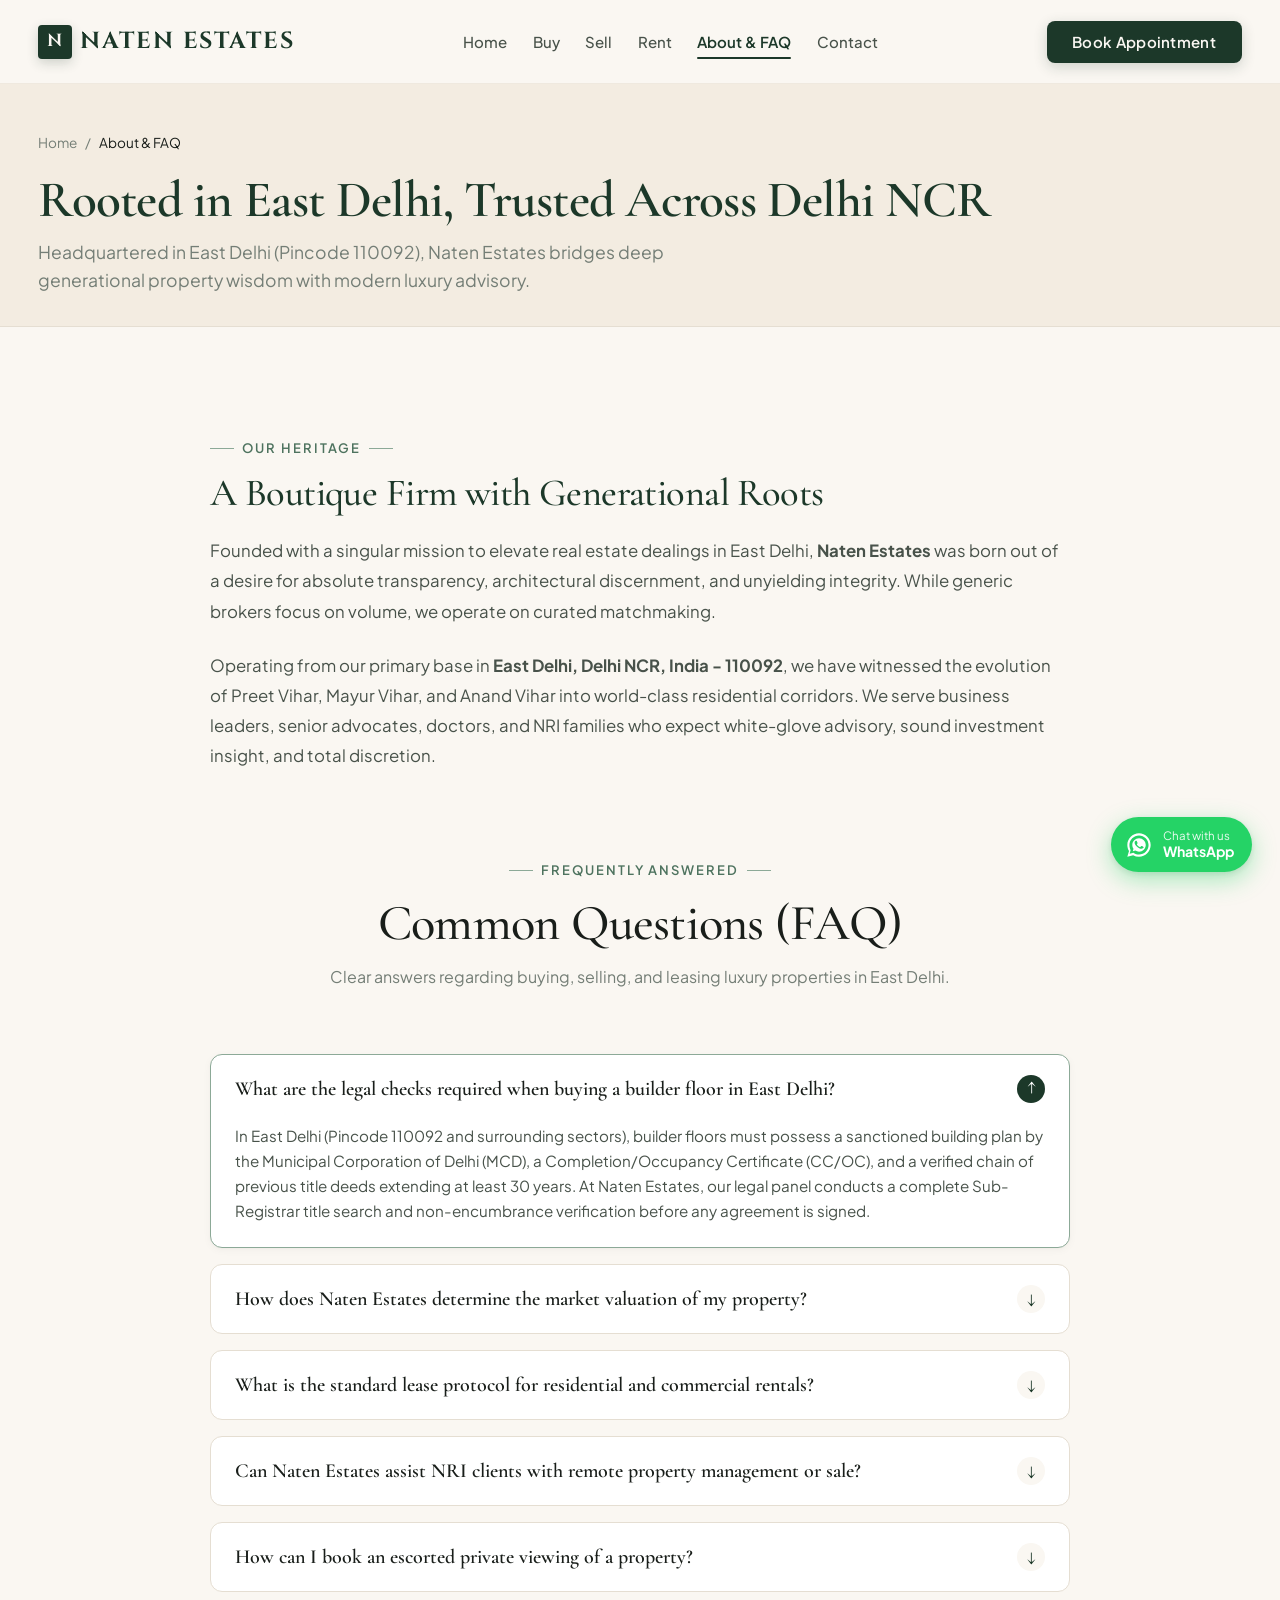
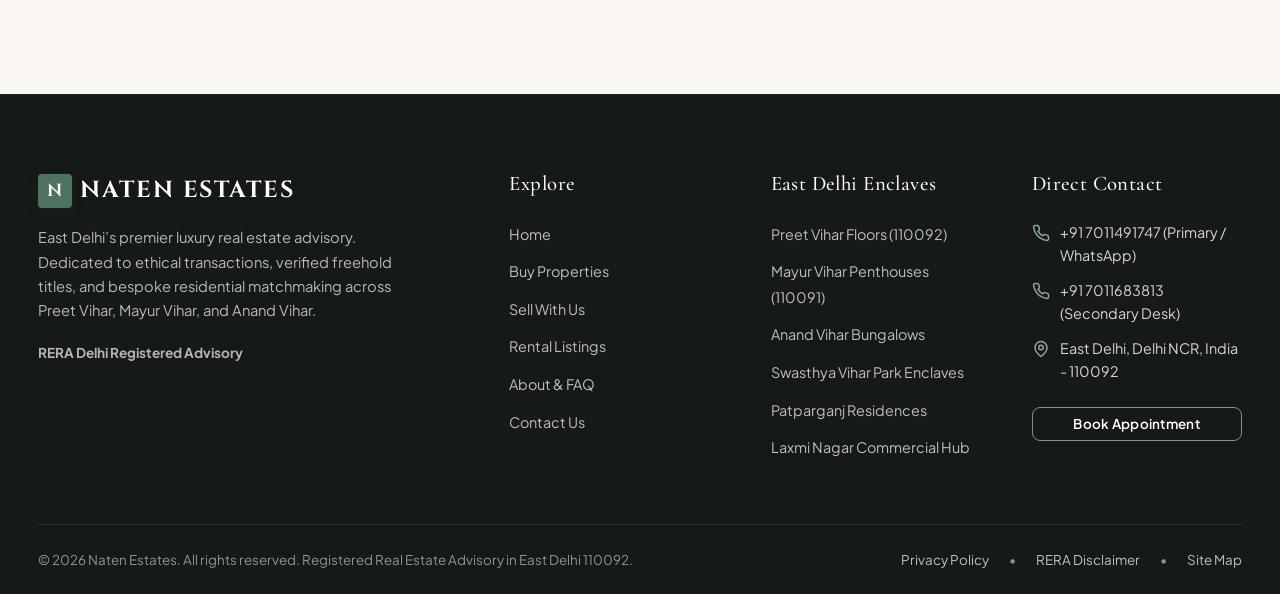
<file: about.html>
<!DOCTYPE html>
<html lang="en">
<head>
  <meta charset="UTF-8">
  <meta http-equiv="refresh" content="0; url=index.html#about">
  <title>Redirecting to Naten Estates - About & FAQ</title>
  <script>window.location.replace("index.html#about");</script>
</head>
<body>
  <p>Redirecting to <a href="index.html#about">Naten Estates - About & FAQ</a>...</p>
</body>
</html>
</file>
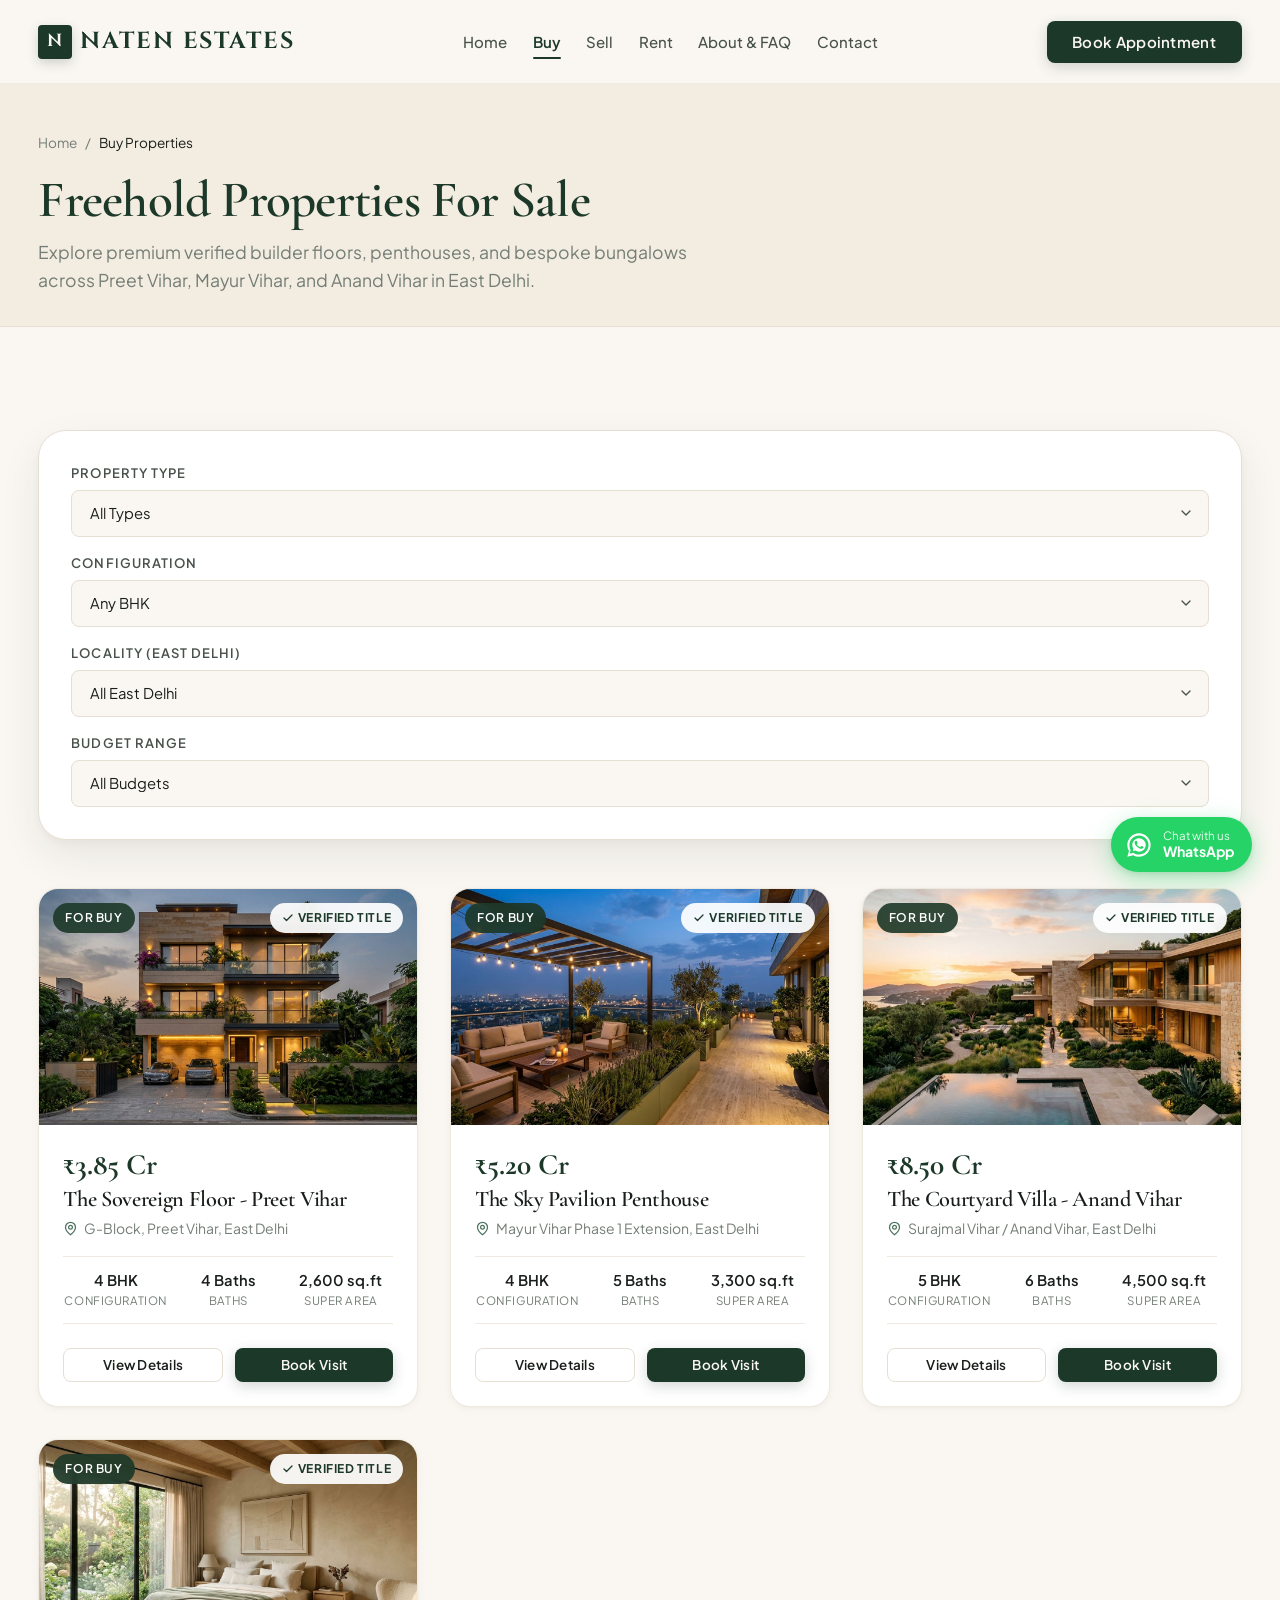
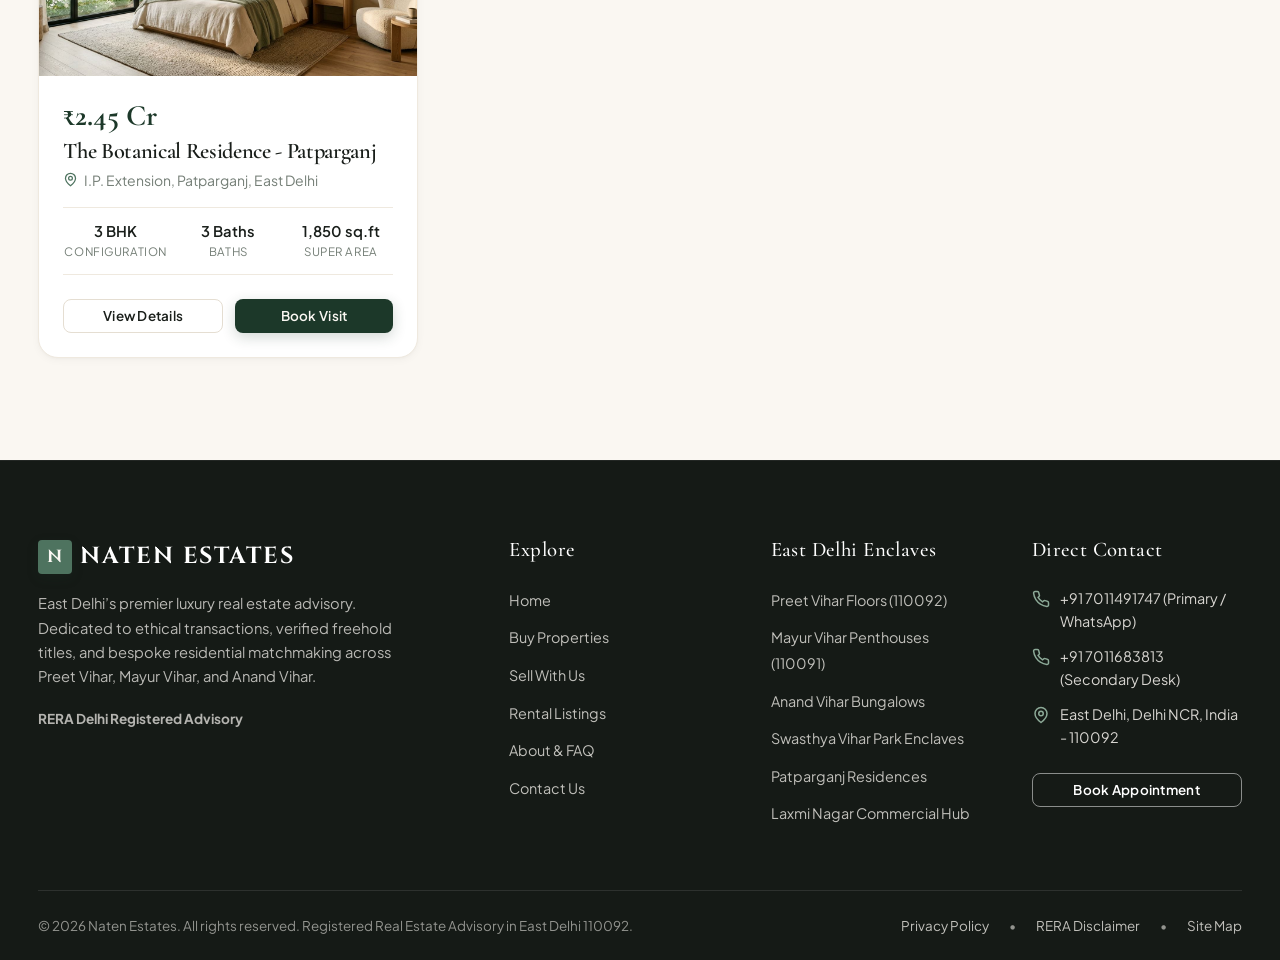
<file: buy.html>
<!DOCTYPE html>
<html lang="en">
<head>
  <meta charset="UTF-8">
  <meta http-equiv="refresh" content="0; url=index.html#buy">
  <title>Redirecting to Naten Estates - Buy Properties</title>
  <script>window.location.replace("index.html#buy");</script>
</head>
<body>
  <p>Redirecting to <a href="index.html#buy">Naten Estates Buy Properties</a>...</p>
</body>
</html>
</file>
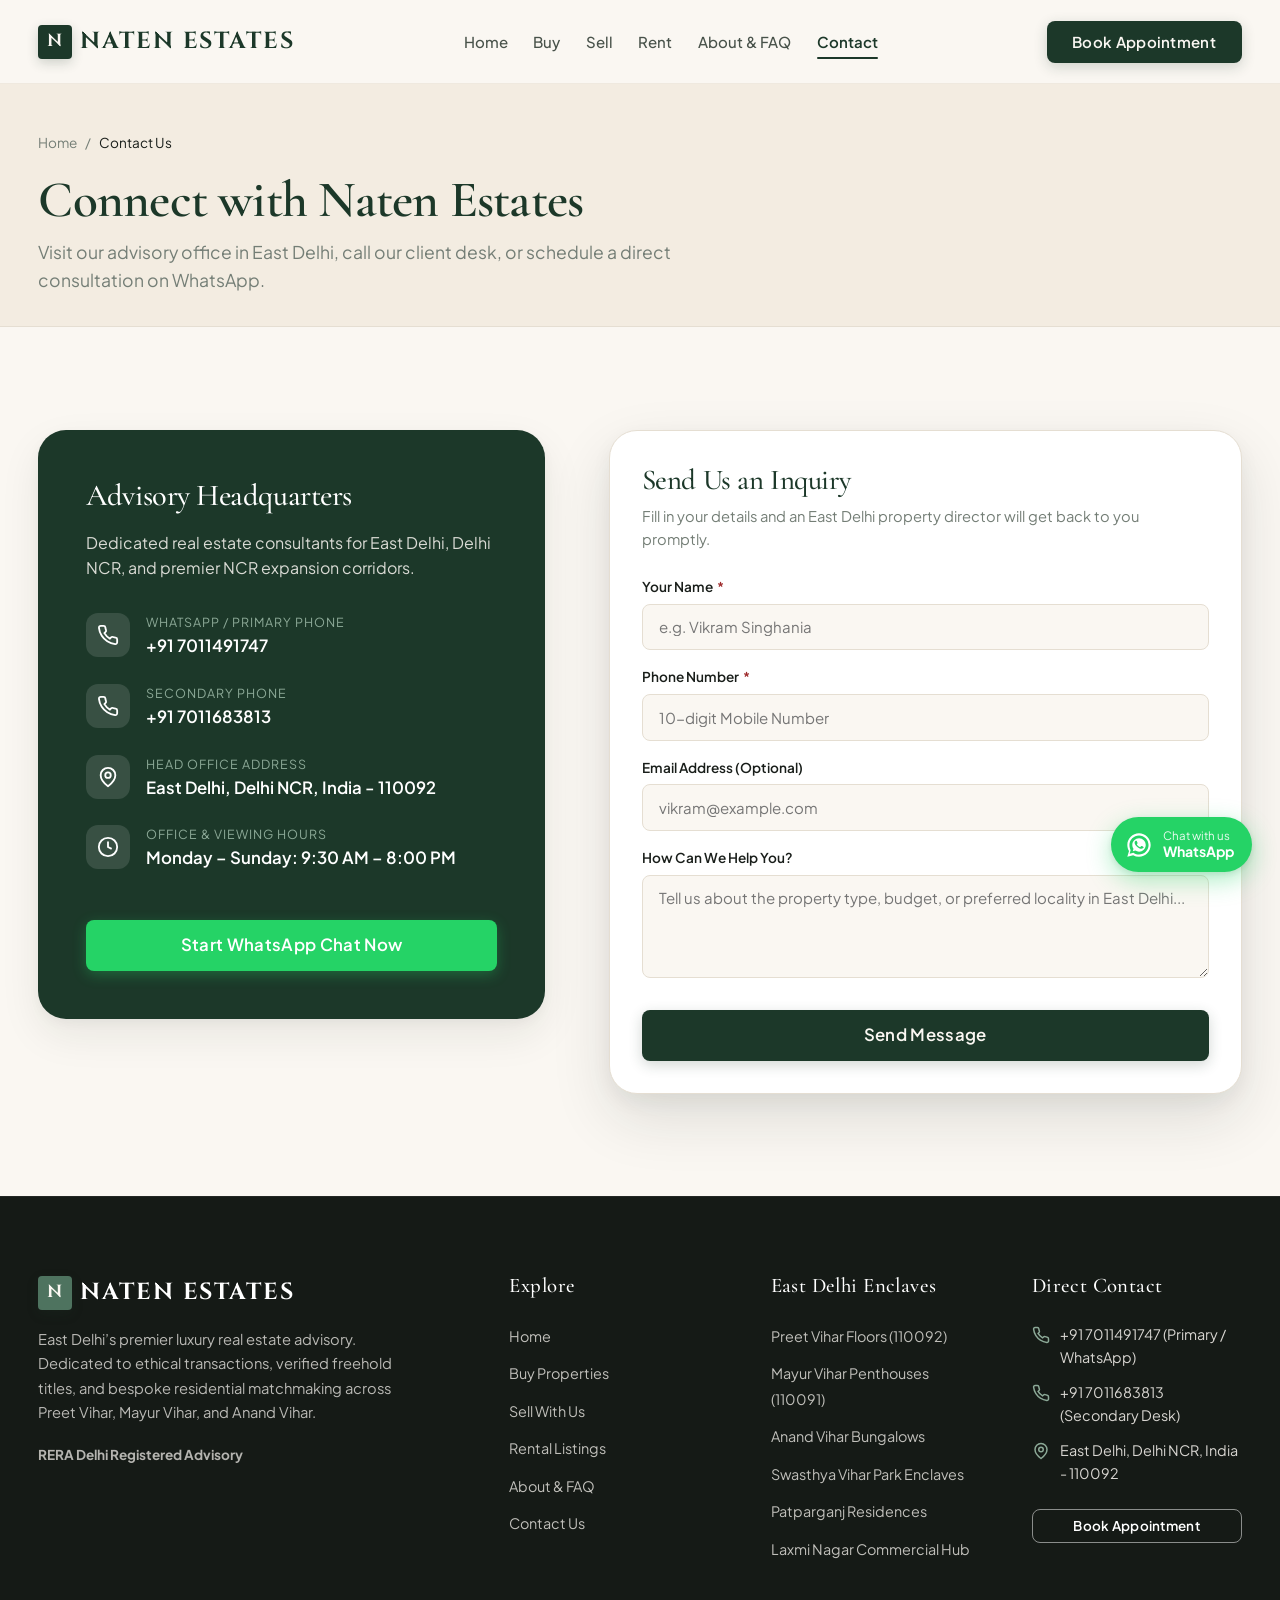
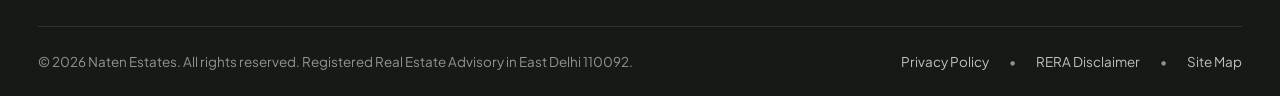
<file: contact.html>
<!DOCTYPE html>
<html lang="en">
<head>
  <meta charset="UTF-8">
  <meta http-equiv="refresh" content="0; url=index.html#contact">
  <title>Redirecting to Naten Estates - Contact Us</title>
  <script>window.location.replace("index.html#contact");</script>
</head>
<body>
  <p>Redirecting to <a href="index.html#contact">Naten Estates - Contact Us</a>...</p>
</body>
</html>
</file>
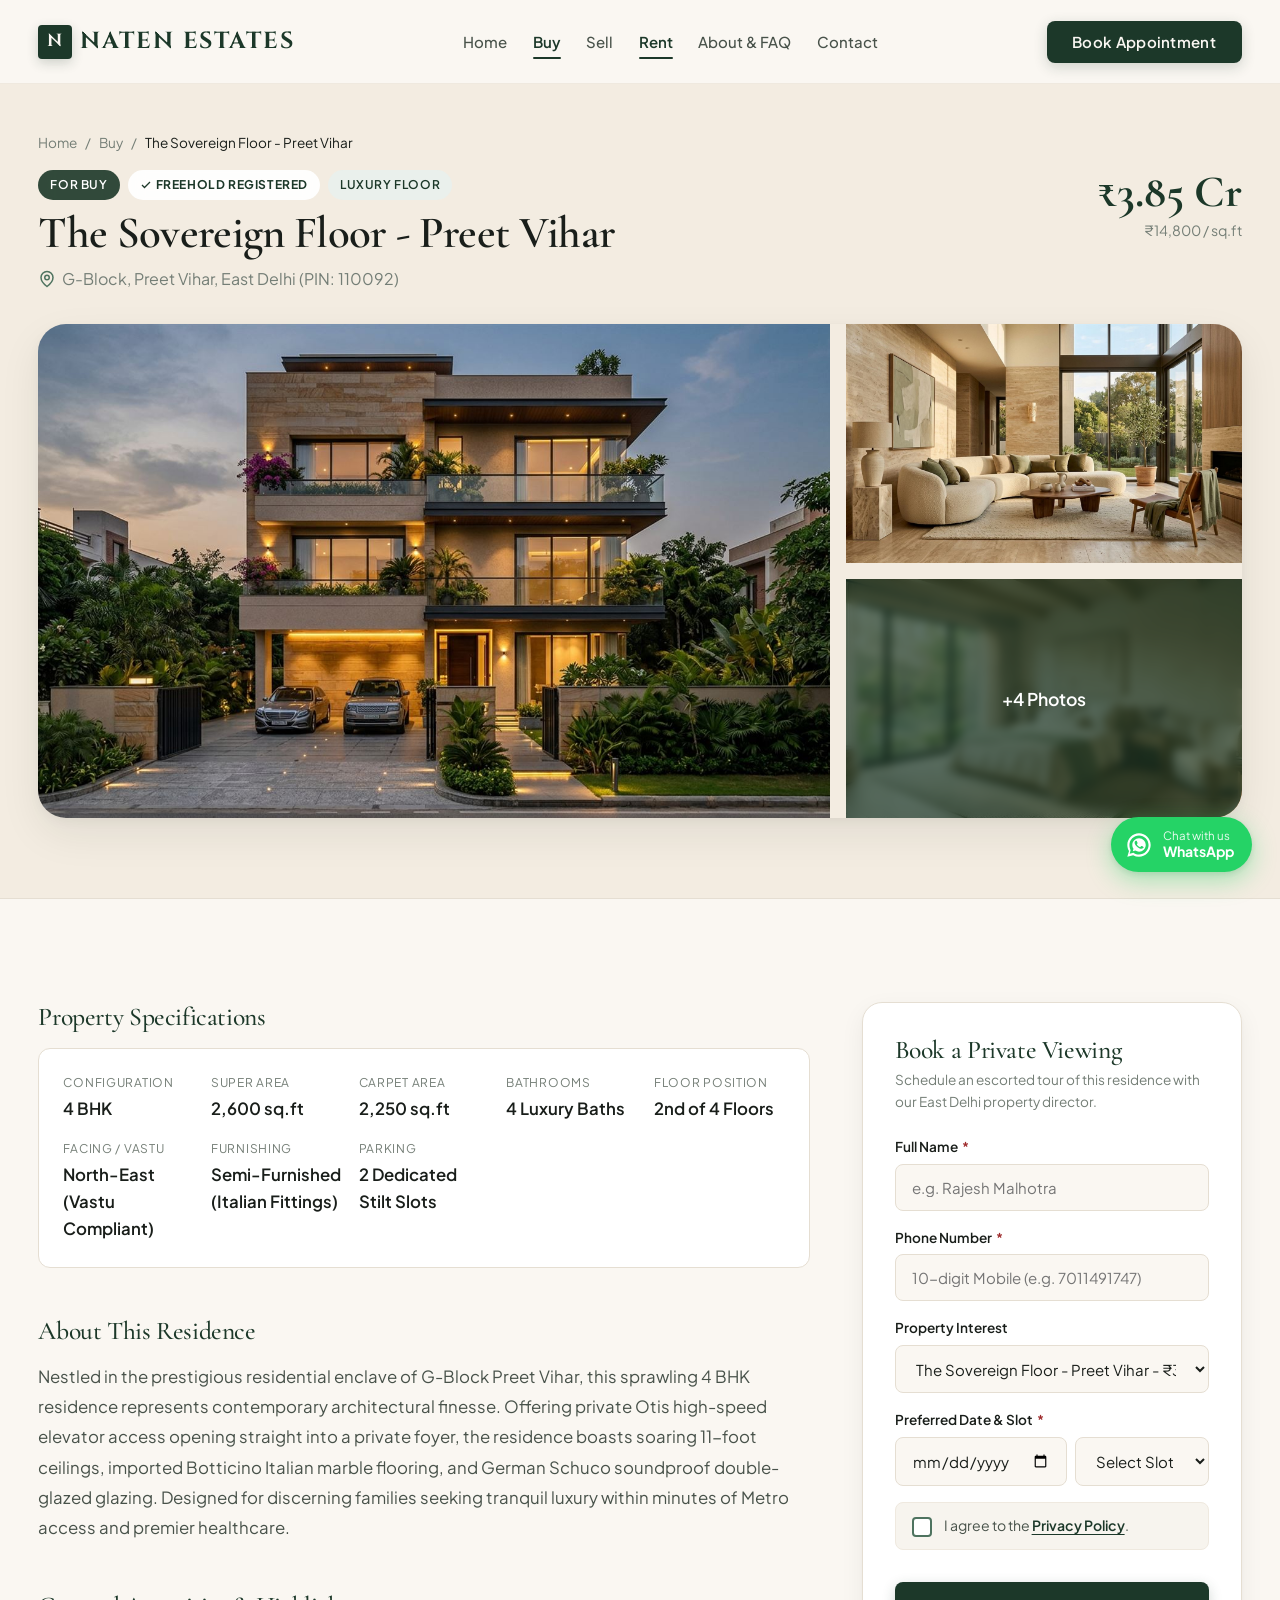
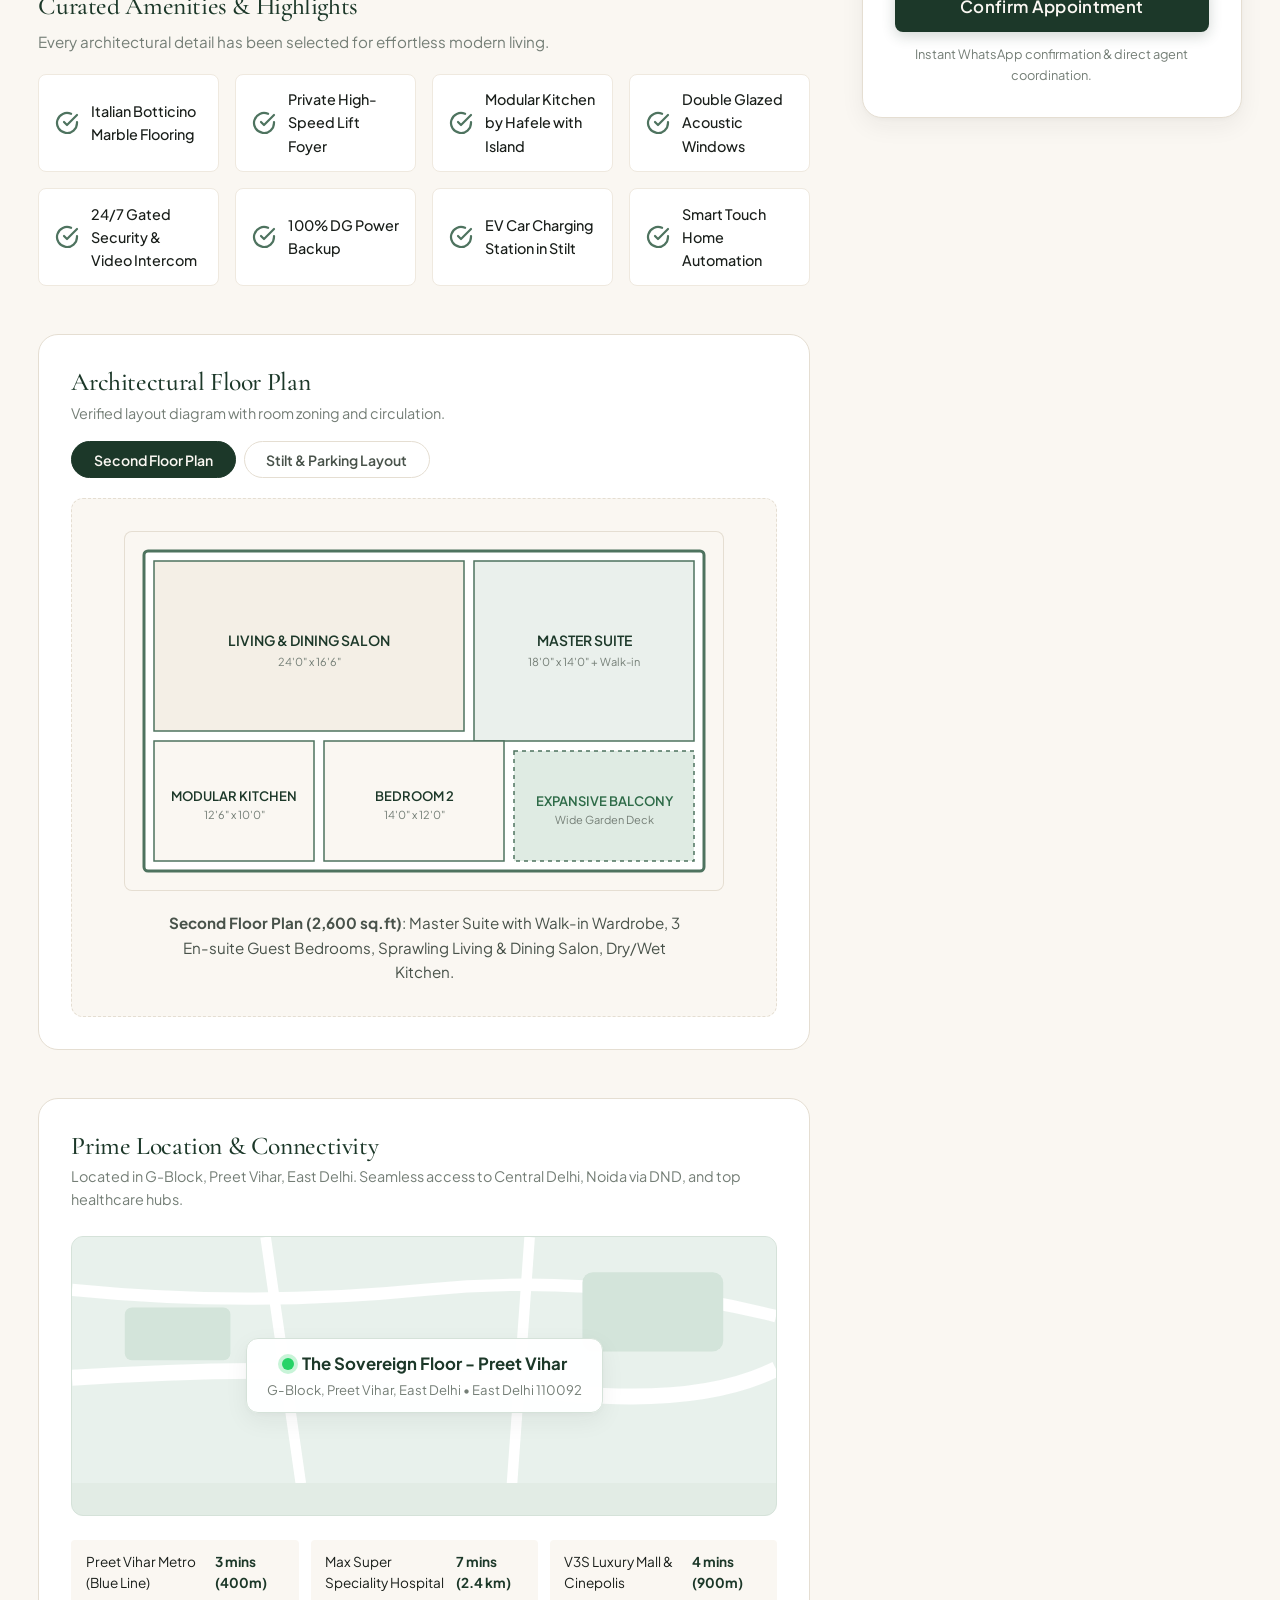
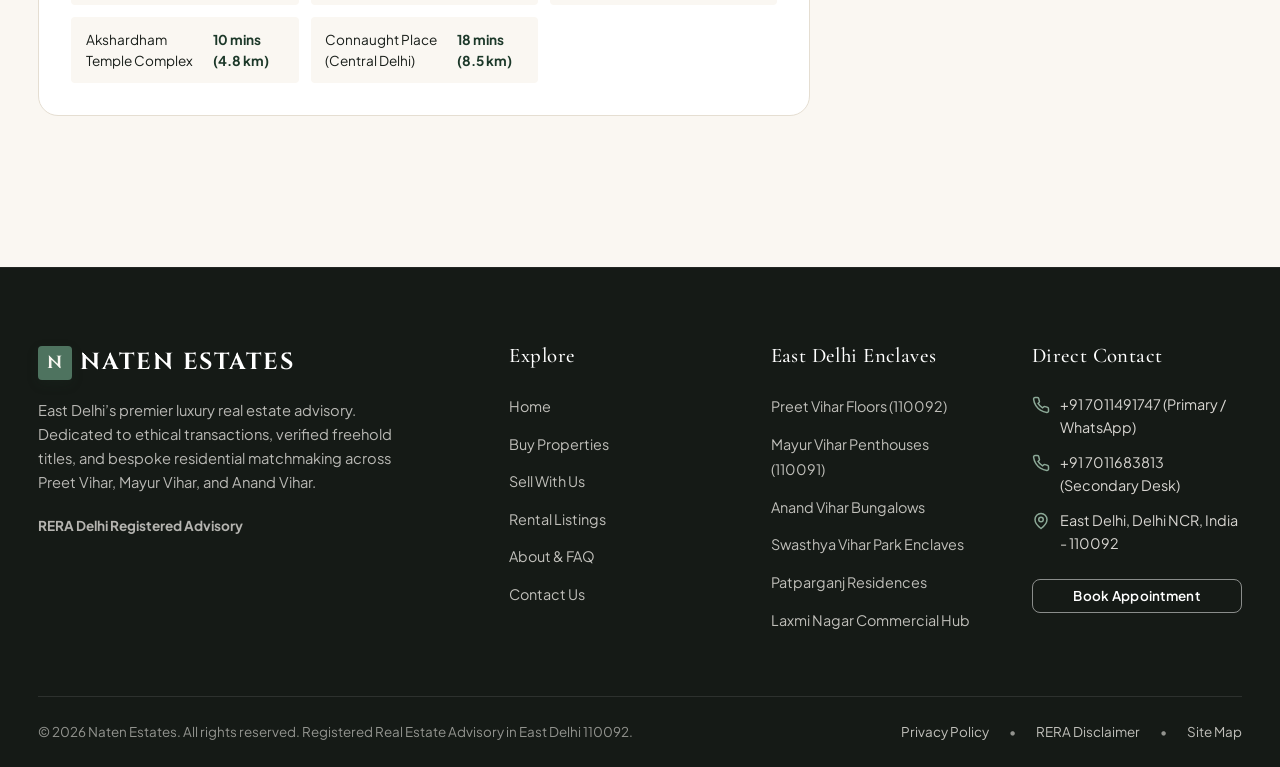
<file: property-detail.html>
<!DOCTYPE html>
<html lang="en">
<head>
  <meta charset="UTF-8">
  <meta http-equiv="refresh" content="0; url=index.html#property/1">
  <title>Redirecting to Naten Estates - Property Detail</title>
  <script>
    const urlParams = new URLSearchParams(window.location.search);
    const id = urlParams.get('id') || '1';
    window.location.replace("index.html#property/" + id);
  </script>
</head>
<body>
  <p>Redirecting to <a href="index.html#property/1">Naten Estates - Property Details</a>...</p>
</body>
</html>
</file>
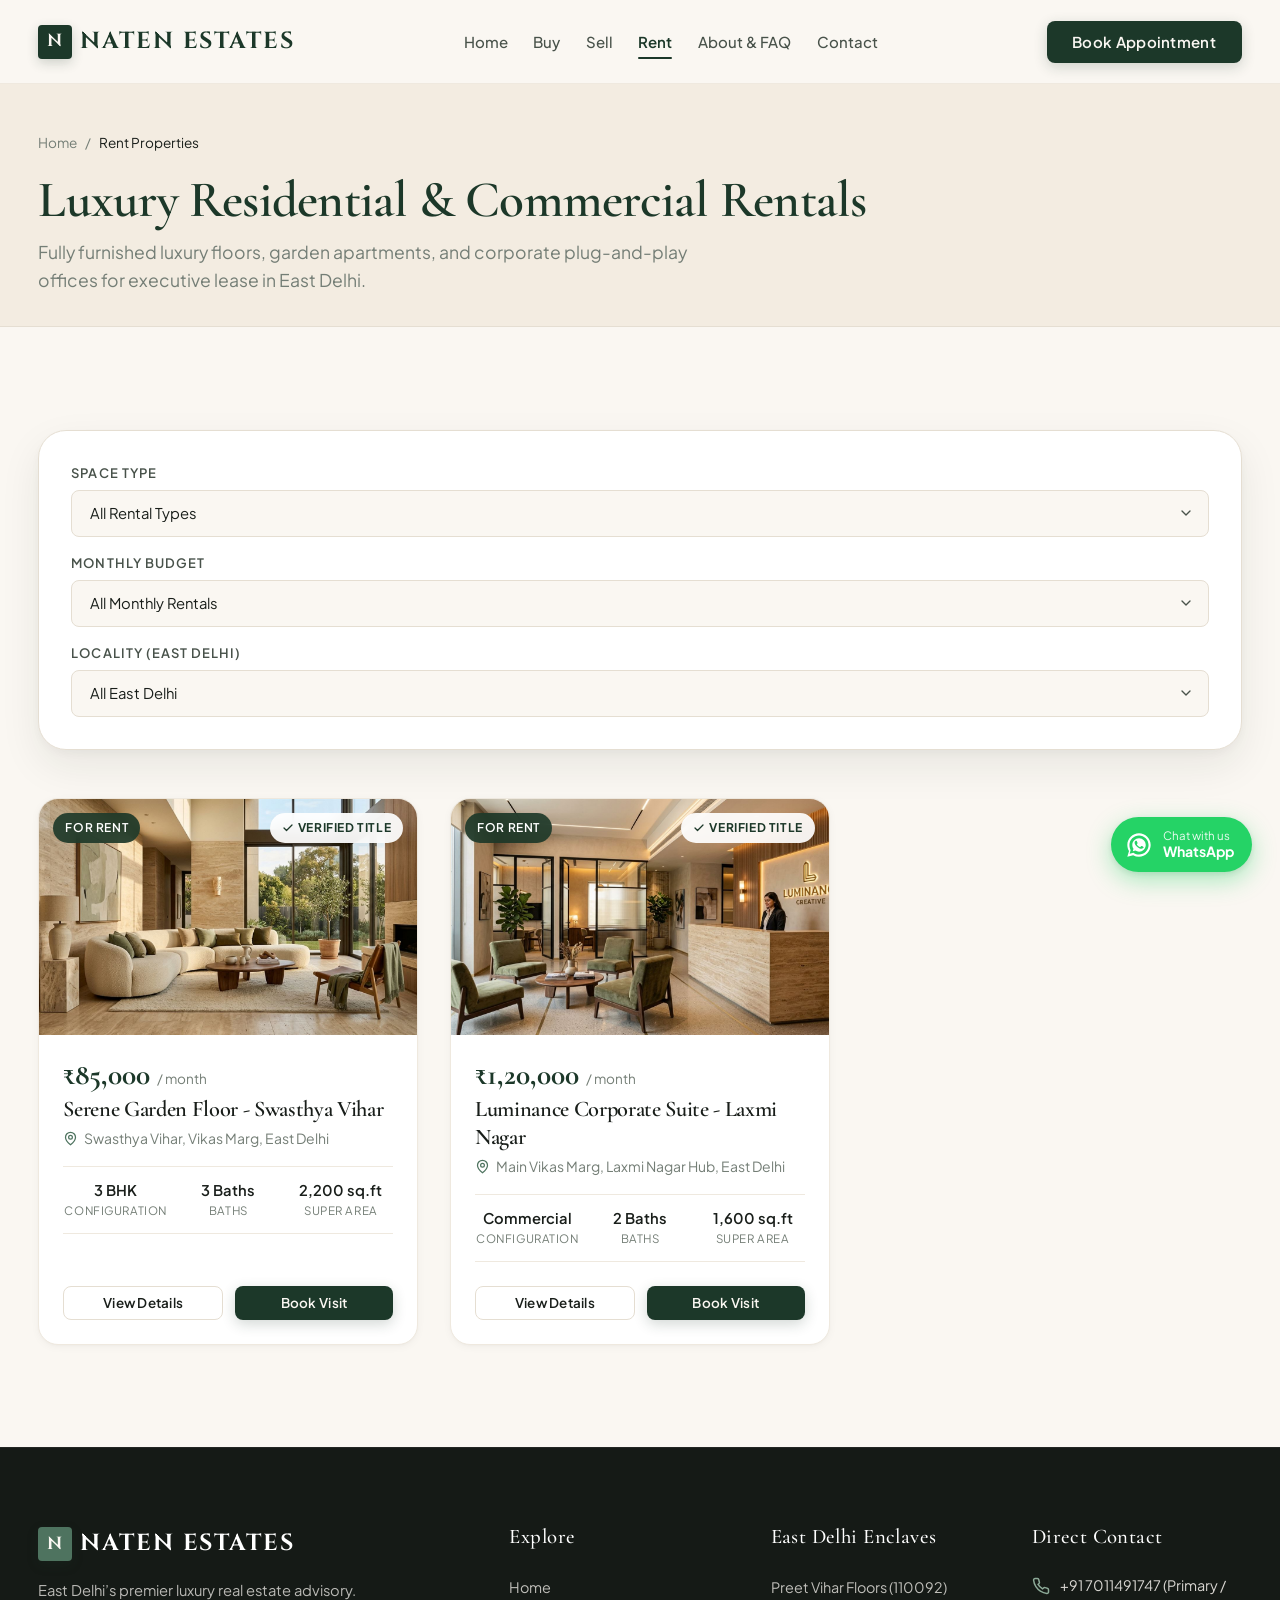
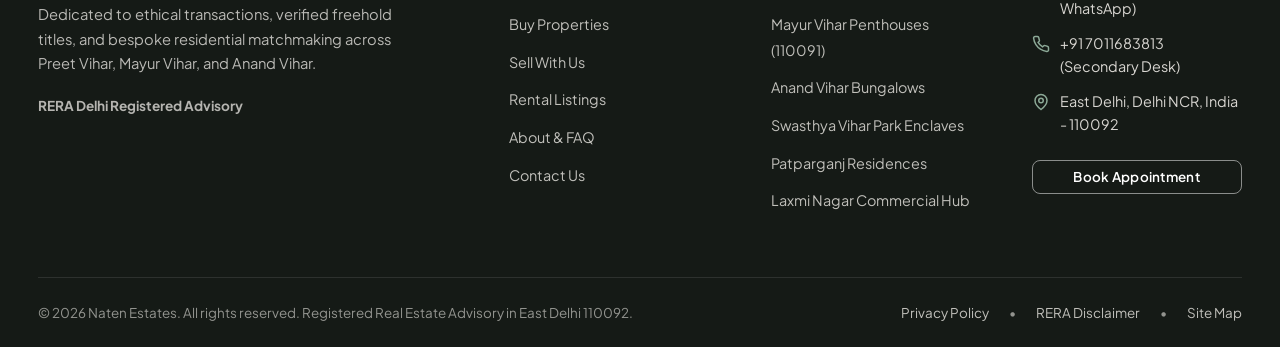
<file: rent.html>
<!DOCTYPE html>
<html lang="en">
<head>
  <meta charset="UTF-8">
  <meta http-equiv="refresh" content="0; url=index.html#rent">
  <title>Redirecting to Naten Estates - Rent Properties</title>
  <script>window.location.replace("index.html#rent");</script>
</head>
<body>
  <p>Redirecting to <a href="index.html#rent">Naten Estates - Rent Properties</a>...</p>
</body>
</html>
</file>
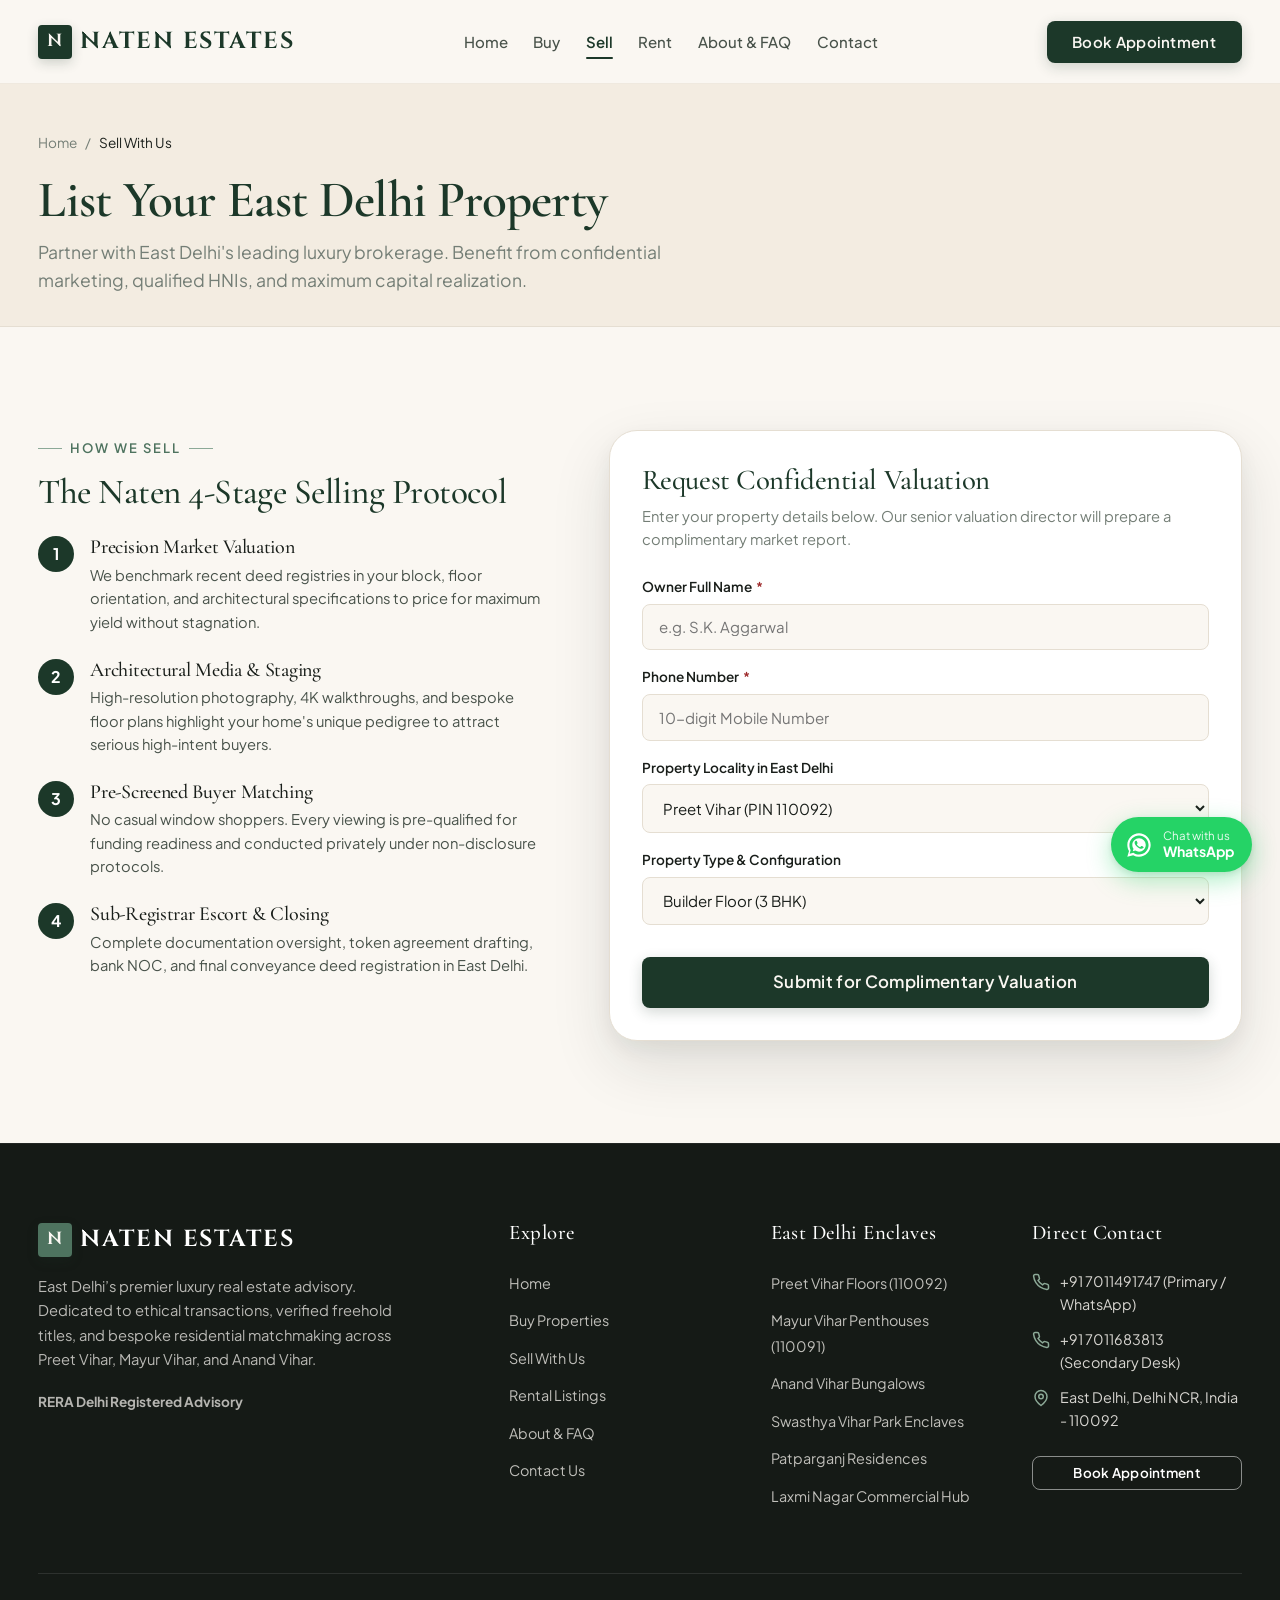
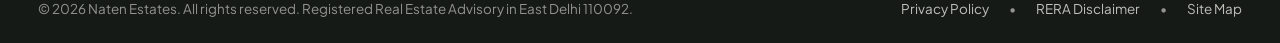
<file: sell.html>
<!DOCTYPE html>
<html lang="en">
<head>
  <meta charset="UTF-8">
  <meta http-equiv="refresh" content="0; url=index.html#sell">
  <title>Redirecting to Naten Estates - Sell With Us</title>
  <script>window.location.replace("index.html#sell");</script>
</head>
<body>
  <p>Redirecting to <a href="index.html#sell">Naten Estates - Sell Your Property</a>...</p>
</body>
</html>
</file>
<file: styles/variables.css>
/* ==========================================================================
   NATEN ESTATES - DESIGN SYSTEM & THEME TOKENS
   Theme: Earthy Minimalist (Warm, Modern, and Premium)
   Typography:
     - Logo: Cinzel
     - Headings (H1-H3): Cormorant Garamond
     - Body & UI: Plus Jakarta Sans
   ========================================================================== */

:root {
  /* Typography Families */
  --font-logo: 'Cinzel', serif;
  --font-heading: 'Cormorant Garamond', Georgia, serif;
  --font-body: 'Plus Jakarta Sans', -apple-system, BlinkMacSystemFont, 'Segoe UI', Roboto, sans-serif;

  /* Font Weights */
  --fw-light: 300;
  --fw-regular: 400;
  --fw-medium: 500;
  --fw-semibold: 600;
  --fw-bold: 700;
  --fw-extrabold: 800;

  /* Color Palette: Earthy Minimalist */
  /* Warm Beige (Backgrounds & Soft surfaces) */
  --color-bg: #FAF7F2;
  --color-bg-alt: #F3ECE1;
  --color-bg-sand: #EAE2D5;
  --color-bg-warm: #F7F4EE;

  /* Off-White (Cards & Pure highlights) */
  --color-card: #FFFFFF;
  --color-card-subtle: #FCFAF6;
  --color-card-elevated: #FFFFFF;

  /* Forest & Sage Green (Primary accents & actions) */
  --color-primary: #1C3829;
  --color-primary-hover: #264B37;
  --color-primary-active: #13271C;
  --color-sage: #4E735F;
  --color-sage-light: #8CA997;
  --color-sage-soft: #EAF0EC;
  --color-sage-muted: #D5E2D9;

  /* Dark Charcoal (Text & High Contrast Elements) */
  --color-text: #191E1A;
  --color-text-secondary: #48524A;
  --color-text-muted: #747E76;
  --color-text-light: #9CA69E;
  --color-text-inverse: #FAF7F2;

  /* Warm Brass / Champagne Gold Accents */
  --color-brass: #B68D40;
  --color-brass-light: #D4AF60;
  --color-brass-soft: #F9F4E9;

  /* Borders & Dividers */
  --color-border: #E5DED2;
  --color-border-subtle: #EFE9DF;
  --color-border-focus: #1C3829;

  /* Feedback Colors */
  --color-success: #2E6B48;
  --color-success-bg: #EBF5EF;
  --color-warning: #9C6B1F;
  --color-warning-bg: #FCF4E5;
  --color-error: #9E2A2B;
  --color-error-bg: #FBEBEB;

  /* Spacing System */
  --space-2xs: 0.25rem;  /* 4px */
  --space-xs:  0.5rem;   /* 8px */
  --space-sm:  0.75rem;  /* 12px */
  --space-md:  1rem;     /* 16px */
  --space-lg:  1.5rem;   /* 24px */
  --space-xl:  2rem;     /* 32px */
  --space-2xl: 3rem;     /* 48px */
  --space-3xl: 4.5rem;   /* 72px */
  --space-4xl: 6rem;     /* 96px */

  /* Border Radiuses (Organic & Modern) */
  --radius-xs: 4px;
  --radius-sm: 8px;
  --radius-md: 12px;
  --radius-lg: 20px;
  --radius-xl: 28px;
  --radius-full: 9999px;

  /* Shadows (Warm, Soft, Luxurious) */
  --shadow-sm: 0 2px 8px rgba(28, 32, 29, 0.04), 0 1px 3px rgba(28, 32, 29, 0.02);
  --shadow-md: 0 8px 24px rgba(28, 32, 29, 0.06), 0 2px 6px rgba(28, 32, 29, 0.03);
  --shadow-lg: 0 16px 40px rgba(28, 32, 29, 0.08), 0 4px 12px rgba(28, 32, 29, 0.04);
  --shadow-xl: 0 24px 60px rgba(28, 32, 29, 0.12), 0 8px 20px rgba(28, 32, 29, 0.05);

  /* Transitions & Animation Timings */
  --transition-fast: 180ms cubic-bezier(0.16, 1, 0.3, 1);
  --transition-normal: 280ms cubic-bezier(0.16, 1, 0.3, 1);
  --transition-smooth: 450ms cubic-bezier(0.16, 1, 0.3, 1);

  /* Layout Constraints */
  --container-max: 1280px;
  --container-narrow: 920px;
  --header-height: 84px;
  --header-height-mobile: 72px;
}
</file>
<file: styles/base.css>
/* ==========================================================================
   NATEN ESTATES - BASE STYLES & RESET
   ========================================================================== */

/* Box sizing and baseline reset */
*, *::before, *::after {
  box-sizing: border-box;
  margin: 0;
  padding: 0;
}

html {
  font-size: 16px;
  scroll-behavior: smooth;
  -webkit-font-smoothing: antialiased;
  -moz-osx-font-smoothing: grayscale;
  text-rendering: optimizeLegibility;
}

body {
  font-family: var(--font-body);
  font-weight: var(--fw-regular);
  color: var(--color-text);
  background-color: var(--color-bg);
  line-height: 1.6;
  min-height: 100vh;
  display: flex;
  flex-direction: column;
  overflow-x: hidden;
}

/* Custom refined scrollbar */
::-webkit-scrollbar {
  width: 9px;
  height: 9px;
}

::-webkit-scrollbar-track {
  background: var(--color-bg-alt);
}

::-webkit-scrollbar-thumb {
  background: var(--color-sage-muted);
  border-radius: var(--radius-full);
  border: 2px solid var(--color-bg-alt);
}

::-webkit-scrollbar-thumb:hover {
  background: var(--color-sage);
}

/* Typography Hierarchy */
h1, h2, h3, h4, h5, h6 {
  font-family: var(--font-heading);
  font-weight: var(--fw-medium);
  color: var(--color-text);
  line-height: 1.18;
  letter-spacing: -0.015em;
}

h1 {
  font-size: clamp(2.5rem, 5vw + 1rem, 4.25rem);
  font-weight: var(--fw-semibold);
}

h2 {
  font-size: clamp(2rem, 3.5vw + 0.5rem, 3.15rem);
}

h3 {
  font-size: clamp(1.4rem, 2vw + 0.3rem, 2rem);
}

h4 {
  font-size: clamp(1.15rem, 1.2vw + 0.2rem, 1.5rem);
}

p {
  margin-bottom: var(--space-md);
  color: var(--color-text-secondary);
}

p:last-child {
  margin-bottom: 0;
}

a {
  color: inherit;
  text-decoration: none;
  transition: color var(--transition-fast);
}

img, picture, svg, video {
  display: block;
  max-width: 100%;
  height: auto;
}

button, input, select, textarea {
  font-family: inherit;
  font-size: inherit;
  color: inherit;
  border: none;
  outline: none;
  background: none;
}

button {
  cursor: pointer;
}

ul, ol {
  list-style: none;
}

/* Containers */
.container {
  width: 100%;
  max-width: var(--container-max);
  margin-left: auto;
  margin-right: auto;
  padding-left: clamp(1.25rem, 3vw, 2.5rem);
  padding-right: clamp(1.25rem, 3vw, 2.5rem);
}

.container-narrow {
  width: 100%;
  max-width: var(--container-narrow);
  margin-left: auto;
  margin-right: auto;
  padding-left: clamp(1.25rem, 3vw, 2.5rem);
  padding-right: clamp(1.25rem, 3vw, 2.5rem);
}

/* Section Spacing */
.section {
  padding-top: clamp(4rem, 8vw, 6.5rem);
  padding-bottom: clamp(4rem, 8vw, 6.5rem);
  position: relative;
}

.section-alt {
  background-color: var(--color-bg-alt);
}

.section-cream {
  background-color: var(--color-bg-sand);
}

.section-header {
  margin-bottom: clamp(2.5rem, 5vw, 4rem);
  text-align: center;
}

.section-header.text-left {
  text-align: left;
}

.section-tag {
  display: inline-flex;
  align-items: center;
  gap: var(--space-xs);
  font-family: var(--font-body);
  font-size: 0.8125rem;
  font-weight: var(--fw-semibold);
  text-transform: uppercase;
  letter-spacing: 0.15em;
  color: var(--color-sage);
  margin-bottom: var(--space-sm);
}

.section-tag::before,
.section-tag::after {
  content: "";
  display: inline-block;
  width: 24px;
  height: 1px;
  background-color: var(--color-sage-light);
}

.section-header.text-left .section-tag::after {
  display: none;
}

.section-title {
  margin-bottom: var(--space-sm);
  color: var(--color-text);
}

.section-subtitle {
  font-size: clamp(1rem, 1.2vw, 1.15rem);
  color: var(--color-text-muted);
  max-width: 620px;
  margin-left: auto;
  margin-right: auto;
}

.section-header.text-left .section-subtitle {
  margin-left: 0;
  margin-right: 0;
}

/* Brand Logo Typography */
.brand-logo {
  font-family: var(--font-logo);
  font-size: 1.45rem;
  font-weight: var(--fw-bold);
  letter-spacing: 0.08em;
  color: var(--color-primary);
  display: inline-flex;
  align-items: center;
  gap: var(--space-xs);
  text-transform: uppercase;
  white-space: nowrap;
}

.brand-logo-mark {
  width: 34px;
  height: 34px;
  border-radius: var(--radius-xs);
  background-color: var(--color-primary);
  color: var(--color-bg);
  display: flex;
  align-items: center;
  justify-content: center;
  font-family: var(--font-logo);
  font-weight: var(--fw-bold);
  font-size: 1.1rem;
  box-shadow: 0 4px 12px rgba(28, 56, 41, 0.2);
  transition: transform var(--transition-normal);
}

.brand-logo:hover .brand-logo-mark {
  transform: rotate(5deg) scale(1.05);
}

/* Micro-Animations & Reveal Utilities */
@keyframes fadeIn {
  from { opacity: 0; transform: translateY(12px); }
  to { opacity: 1; transform: translateY(0); }
}

@keyframes pulseGlow {
  0%, 100% {
    box-shadow: 0 0 0 0 rgba(30, 58, 43, 0.4);
  }
  50% {
    box-shadow: 0 0 0 12px rgba(30, 58, 43, 0);
  }
}

@keyframes floatSoft {
  0%, 100% { transform: translateY(0); }
  50% { transform: translateY(-6px); }
}

.animate-fade-in {
  animation: fadeIn var(--transition-smooth) forwards;
}

/* Focus styles for accessibility */
:focus-visible {
  outline: 2px solid var(--color-primary);
  outline-offset: 3px;
}
</file>
<file: styles/components.css>
/* ==========================================================================
   NATEN ESTATES - COMPONENTS
   ========================================================================== */

/* --------------------------------------------------------------------------
   Buttons
   -------------------------------------------------------------------------- */
.btn {
  display: inline-flex;
  align-items: center;
  justify-content: center;
  gap: var(--space-xs);
  padding: 0.75rem 1.6rem;
  font-family: var(--font-body);
  font-size: 0.9375rem;
  font-weight: var(--fw-semibold);
  letter-spacing: 0.02em;
  border-radius: var(--radius-sm);
  transition: all var(--transition-fast);
  white-space: nowrap;
  line-height: 1.2;
}

.btn-primary {
  background-color: var(--color-primary);
  color: var(--color-bg);
  box-shadow: 0 4px 14px rgba(28, 56, 41, 0.2);
}

.btn-primary:hover {
  background-color: var(--color-primary-hover);
  transform: translateY(-2px);
  box-shadow: 0 6px 20px rgba(28, 56, 41, 0.28);
  color: var(--color-bg);
}

.btn-primary:active {
  background-color: var(--color-primary-active);
  transform: translateY(0);
}

.btn-secondary {
  background-color: var(--color-sage-soft);
  color: var(--color-primary);
  border: 1px solid var(--color-sage-muted);
}

.btn-secondary:hover {
  background-color: var(--color-primary);
  color: var(--color-bg);
  border-color: var(--color-primary);
}

.btn-outline {
  background-color: transparent;
  color: var(--color-text);
  border: 1px solid var(--color-border);
}

.btn-outline:hover {
  border-color: var(--color-primary);
  color: var(--color-primary);
  background-color: rgba(28, 56, 41, 0.03);
}

.btn-outline-white {
  background-color: transparent;
  color: #FFFFFF;
  border: 1px solid rgba(255, 255, 255, 0.5);
}

.btn-outline-white:hover {
  background-color: #FFFFFF;
  color: var(--color-primary);
}

.btn-sm {
  padding: 0.5rem 1rem;
  font-size: 0.84rem;
}

.btn-lg {
  padding: 0.95rem 2.2rem;
  font-size: 1.05rem;
}

.btn-block {
  width: 100%;
}

.btn-whatsapp-solid {
  background-color: #25D366;
  color: #FFFFFF;
  font-weight: var(--fw-semibold);
  box-shadow: 0 4px 14px rgba(37, 211, 102, 0.3);
}

.btn-whatsapp-solid:hover {
  background-color: #20BA5A;
  color: #FFFFFF;
  transform: translateY(-2px);
  box-shadow: 0 6px 20px rgba(37, 211, 102, 0.4);
}

/* --------------------------------------------------------------------------
   Sticky Top Navigation Header
   -------------------------------------------------------------------------- */
.site-header {
  position: sticky;
  top: 0;
  left: 0;
  width: 100%;
  height: var(--header-height);
  background-color: rgba(250, 247, 242, 0.94);
  backdrop-filter: blur(14px);
  -webkit-backdrop-filter: blur(14px);
  border-bottom: 1px solid var(--color-border-subtle);
  z-index: 1000;
  transition: all var(--transition-normal);
}

.site-header.scrolled {
  box-shadow: var(--shadow-sm);
  background-color: rgba(250, 247, 242, 0.98);
}

.header-container {
  display: flex;
  align-items: center;
  justify-content: space-between;
  height: 100%;
}

.nav-menu {
  display: flex;
  align-items: center;
  gap: clamp(1rem, 2vw, 2.25rem);
}

.nav-link {
  font-family: var(--font-body);
  font-size: 0.9375rem;
  font-weight: var(--fw-medium);
  color: var(--color-text-secondary);
  position: relative;
  padding: 0.35rem 0;
  transition: color var(--transition-fast);
}

.nav-link::after {
  content: "";
  position: absolute;
  bottom: 0;
  left: 0;
  width: 0;
  height: 2px;
  background-color: var(--color-primary);
  transition: width var(--transition-normal);
  border-radius: var(--radius-full);
}

.nav-link:hover {
  color: var(--color-primary);
}

.nav-link:hover::after,
.nav-link.active::after {
  width: 100%;
}

.nav-link.active {
  color: var(--color-primary);
  font-weight: var(--fw-semibold);
}

.header-actions {
  display: flex;
  align-items: center;
  gap: var(--space-md);
}

.mobile-toggle {
  display: none;
  background: none;
  border: none;
  padding: 0.5rem;
  color: var(--color-primary);
  cursor: pointer;
}

/* --------------------------------------------------------------------------
   Floating WhatsApp Button (Sticky Bottom Right)
   -------------------------------------------------------------------------- */
.floating-whatsapp {
  position: fixed;
  bottom: 28px;
  right: 28px;
  z-index: 990;
  display: flex;
  align-items: center;
  gap: 10px;
  background-color: #25D366;
  color: #FFFFFF;
  padding: 12px 18px 12px 14px;
  border-radius: var(--radius-full);
  box-shadow: 0 8px 24px rgba(37, 211, 102, 0.38), 0 2px 6px rgba(0, 0, 0, 0.1);
  text-decoration: none;
  font-family: var(--font-body);
  font-size: 0.9rem;
  font-weight: var(--fw-semibold);
  transition: all var(--transition-normal);
  animation: pulseGlow 3s infinite ease-in-out;
}

.floating-whatsapp:hover {
  background-color: #20BA5A;
  transform: translateY(-4px) scale(1.03);
  box-shadow: 0 12px 28px rgba(37, 211, 102, 0.48);
  color: #FFFFFF;
}

.floating-whatsapp-icon {
  width: 28px;
  height: 28px;
  fill: currentColor;
}

.floating-whatsapp-text {
  display: flex;
  flex-direction: column;
  line-height: 1.2;
}

.floating-whatsapp-text span:first-child {
  font-size: 0.72rem;
  opacity: 0.9;
  font-weight: var(--fw-regular);
}

.floating-whatsapp-text span:last-child {
  font-size: 0.88rem;
  font-weight: var(--fw-bold);
}

/* --------------------------------------------------------------------------
   Property Cards
   -------------------------------------------------------------------------- */
.property-card {
  background-color: var(--color-card);
  border-radius: var(--radius-lg);
  overflow: hidden;
  border: 1px solid var(--color-border-subtle);
  box-shadow: var(--shadow-sm);
  transition: all var(--transition-normal);
  display: flex;
  flex-direction: column;
  height: 100%;
}

.property-card:hover {
  transform: translateY(-6px);
  box-shadow: var(--shadow-lg);
  border-color: var(--color-border);
}

.property-media {
  position: relative;
  width: 100%;
  aspect-ratio: 16 / 10;
  overflow: hidden;
  background-color: var(--color-bg-alt);
}

.property-media img {
  width: 100%;
  height: 100%;
  object-fit: cover;
  transition: transform var(--transition-smooth);
}

.property-card:hover .property-media img {
  transform: scale(1.06);
}

.property-badges {
  position: absolute;
  top: 14px;
  left: 14px;
  right: 14px;
  display: flex;
  justify-content: space-between;
  align-items: center;
  pointer-events: none;
}

.badge {
  display: inline-flex;
  align-items: center;
  gap: 4px;
  padding: 0.35rem 0.75rem;
  font-size: 0.75rem;
  font-weight: var(--fw-semibold);
  letter-spacing: 0.05em;
  text-transform: uppercase;
  border-radius: var(--radius-full);
}

.badge-purpose {
  background-color: rgba(28, 56, 41, 0.9);
  backdrop-filter: blur(8px);
  color: #FFFFFF;
}

.badge-featured {
  background-color: rgba(182, 141, 64, 0.95);
  backdrop-filter: blur(8px);
  color: #FFFFFF;
}

.badge-verified {
  background-color: rgba(255, 255, 255, 0.92);
  backdrop-filter: blur(8px);
  color: var(--color-primary);
  font-weight: var(--fw-bold);
}

.property-content {
  padding: var(--space-lg);
  display: flex;
  flex-direction: column;
  flex-grow: 1;
}

.property-price {
  font-family: var(--font-heading);
  font-size: 1.85rem;
  font-weight: var(--fw-bold);
  color: var(--color-primary);
  line-height: 1.1;
  margin-bottom: var(--space-2xs);
}

.property-price-period {
  font-family: var(--font-body);
  font-size: 0.85rem;
  font-weight: var(--fw-regular);
  color: var(--color-text-muted);
}

.property-title {
  font-family: var(--font-heading);
  font-size: 1.4rem;
  font-weight: var(--fw-semibold);
  margin-bottom: var(--space-2xs);
  color: var(--color-text);
  line-height: 1.25;
}

.property-location {
  display: flex;
  align-items: center;
  gap: 6px;
  font-size: 0.875rem;
  color: var(--color-text-muted);
  margin-bottom: var(--space-md);
}

.property-location svg {
  flex-shrink: 0;
  color: var(--color-sage);
}

.property-specs {
  display: grid;
  grid-template-columns: repeat(3, 1fr);
  gap: var(--space-xs);
  padding: var(--space-sm) 0;
  border-top: 1px solid var(--color-border-subtle);
  border-bottom: 1px solid var(--color-border-subtle);
  margin-bottom: var(--space-lg);
}

.spec-item {
  display: flex;
  flex-direction: column;
  align-items: center;
  text-align: center;
}

.spec-value {
  font-weight: var(--fw-semibold);
  font-size: 0.92rem;
  color: var(--color-text);
}

.spec-label {
  font-size: 0.72rem;
  color: var(--color-text-muted);
  text-transform: uppercase;
  letter-spacing: 0.05em;
}

.property-actions {
  display: flex;
  gap: var(--space-sm);
  margin-top: auto;
}

/* --------------------------------------------------------------------------
   Filter & Search Bar
   -------------------------------------------------------------------------- */
.search-filter-card {
  background-color: var(--color-card);
  border-radius: var(--radius-xl);
  padding: clamp(1.25rem, 2.5vw, 2rem);
  box-shadow: var(--shadow-lg);
  border: 1px solid var(--color-border);
  position: relative;
  z-index: 10;
}

.filter-tabs {
  display: flex;
  gap: var(--space-xs);
  margin-bottom: var(--space-lg);
  border-bottom: 1px solid var(--color-border-subtle);
  padding-bottom: var(--space-sm);
}

.filter-tab {
  padding: 0.5rem 1.4rem;
  font-size: 0.95rem;
  font-weight: var(--fw-semibold);
  color: var(--color-text-muted);
  border-radius: var(--radius-full);
  transition: all var(--transition-fast);
}

.filter-tab:hover {
  color: var(--color-primary);
  background-color: var(--color-bg);
}

.filter-tab.active {
  background-color: var(--color-primary);
  color: var(--color-bg);
}

.filter-grid {
  display: grid;
  grid-template-columns: repeat(auto-fit, minmax(200px, 1fr)) auto;
  gap: var(--space-md);
  align-items: flex-end;
}

.filter-group {
  display: flex;
  flex-direction: column;
  gap: 6px;
}

.filter-label {
  font-size: 0.8125rem;
  font-weight: var(--fw-semibold);
  text-transform: uppercase;
  letter-spacing: 0.08em;
  color: var(--color-text-secondary);
}

.filter-select,
.filter-input {
  width: 100%;
  padding: 0.85rem 1.1rem;
  background-color: var(--color-bg);
  border: 1px solid var(--color-border);
  border-radius: var(--radius-sm);
  font-family: var(--font-body);
  font-size: 0.925rem;
  color: var(--color-text);
  transition: border-color var(--transition-fast), background-color var(--transition-fast);
  appearance: none;
  background-image: url("data:image/svg+xml,%3Csvg xmlns='http://www.w3.org/2000/svg' width='16' height='16' viewBox='0 0 24 24' fill='none' stroke='%2348524A' stroke-width='2' stroke-linecap='round' stroke-linejoin='round'%3E%3Cpath d='m6 9 6 6 6-6'/%3E%3C/svg%3E");
  background-repeat: no-repeat;
  background-position: right 14px center;
  background-size: 16px;
  padding-right: 36px;
}

.filter-select:focus,
.filter-input:focus {
  border-color: var(--color-primary);
  background-color: #FFFFFF;
}

/* --------------------------------------------------------------------------
   Modals System (Privacy Policy Modal & Appointment Modal)
   -------------------------------------------------------------------------- */
.modal-overlay {
  position: fixed;
  inset: 0;
  background-color: rgba(25, 30, 26, 0.65);
  backdrop-filter: blur(8px);
  -webkit-backdrop-filter: blur(8px);
  z-index: 2000;
  display: flex;
  align-items: center;
  justify-content: center;
  padding: var(--space-md);
  opacity: 0;
  visibility: hidden;
  transition: opacity var(--transition-normal), visibility var(--transition-normal);
}

.modal-overlay.active {
  opacity: 1;
  visibility: visible;
}

.modal-dialog {
  background-color: var(--color-card);
  border-radius: var(--radius-lg);
  max-width: 580px;
  width: 100%;
  max-height: 90vh;
  overflow-y: auto;
  box-shadow: var(--shadow-xl);
  border: 1px solid var(--color-border);
  transform: translateY(20px) scale(0.97);
  transition: transform var(--transition-normal);
  display: flex;
  flex-direction: column;
}

.modal-overlay.active .modal-dialog {
  transform: translateY(0) scale(1);
}

.modal-header {
  padding: var(--space-lg) var(--space-xl);
  border-bottom: 1px solid var(--color-border-subtle);
  display: flex;
  align-items: center;
  justify-content: space-between;
  background-color: var(--color-bg);
  border-radius: var(--radius-lg) var(--radius-lg) 0 0;
}

.modal-title {
  font-family: var(--font-heading);
  font-size: 1.65rem;
  font-weight: var(--fw-semibold);
  color: var(--color-primary);
  margin-bottom: 0;
}

.modal-close {
  background: none;
  border: none;
  font-size: 1.5rem;
  line-height: 1;
  color: var(--color-text-muted);
  width: 36px;
  height: 36px;
  border-radius: var(--radius-full);
  display: flex;
  align-items: center;
  justify-content: center;
  transition: all var(--transition-fast);
}

.modal-close:hover {
  background-color: var(--color-border);
  color: var(--color-text);
}

.modal-body {
  padding: var(--space-xl);
  font-size: 0.95rem;
  line-height: 1.7;
  color: var(--color-text-secondary);
}

.modal-footer {
  padding: var(--space-md) var(--space-xl);
  border-top: 1px solid var(--color-border-subtle);
  display: flex;
  justify-content: flex-end;
  gap: var(--space-sm);
  background-color: var(--color-bg);
  border-radius: 0 0 var(--radius-lg) var(--radius-lg);
}

/* Privacy Modal Specific Styling */
.privacy-highlight-box {
  background-color: var(--color-sage-soft);
  border-left: 4px solid var(--color-sage);
  padding: var(--space-md) var(--space-lg);
  border-radius: 0 var(--radius-sm) var(--radius-sm) 0;
  margin: var(--space-md) 0;
  color: var(--color-primary);
  font-size: 1rem;
  font-weight: var(--fw-medium);
  line-height: 1.6;
}

/* --------------------------------------------------------------------------
   Form Styles
   -------------------------------------------------------------------------- */
.form-group {
  margin-bottom: var(--space-md);
  display: flex;
  flex-direction: column;
  gap: 6px;
}

.form-label {
  font-size: 0.85rem;
  font-weight: var(--fw-semibold);
  color: var(--color-text);
  display: flex;
  align-items: center;
  gap: 4px;
}

.form-label .required {
  color: var(--color-error);
}

.form-control {
  width: 100%;
  padding: 0.8rem 1rem;
  background-color: var(--color-bg);
  border: 1px solid var(--color-border);
  border-radius: var(--radius-sm);
  font-family: var(--font-body);
  font-size: 0.9375rem;
  color: var(--color-text);
  transition: all var(--transition-fast);
}

.form-control:focus {
  border-color: var(--color-primary);
  background-color: #FFFFFF;
  box-shadow: 0 0 0 3px rgba(28, 56, 41, 0.08);
}

.form-control.error {
  border-color: var(--color-error);
  background-color: #FFF9F9;
}

.form-error-msg {
  font-size: 0.78rem;
  color: var(--color-error);
  display: none;
  align-items: center;
  gap: 4px;
  margin-top: 2px;
}

.form-error-msg.visible {
  display: flex;
}

/* Privacy Checkbox Group */
.checkbox-group {
  display: flex;
  align-items: flex-start;
  gap: 12px;
  padding: var(--space-sm) var(--space-md);
  background-color: var(--color-bg-warm);
  border-radius: var(--radius-sm);
  border: 1px solid var(--color-border-subtle);
  margin-top: var(--space-md);
  margin-bottom: var(--space-lg);
  cursor: pointer;
  transition: border-color var(--transition-fast), background-color var(--transition-fast);
}

.checkbox-group:hover {
  border-color: var(--color-sage-muted);
}

.checkbox-group.has-error {
  border-color: var(--color-error);
  background-color: var(--color-error-bg);
}

.custom-checkbox {
  appearance: none;
  -webkit-appearance: none;
  width: 20px;
  height: 20px;
  border: 2px solid var(--color-sage);
  border-radius: var(--radius-xs);
  background-color: #FFFFFF;
  cursor: pointer;
  position: relative;
  flex-shrink: 0;
  margin-top: 2px;
  transition: all var(--transition-fast);
}

.custom-checkbox:checked {
  background-color: var(--color-primary);
  border-color: var(--color-primary);
}

.custom-checkbox:checked::after {
  content: "";
  position: absolute;
  left: 5px;
  top: 1px;
  width: 6px;
  height: 11px;
  border: solid #FFFFFF;
  border-width: 0 2px 2px 0;
  transform: rotate(45deg);
}

.checkbox-label {
  font-size: 0.88rem;
  line-height: 1.45;
  color: var(--color-text-secondary);
  cursor: pointer;
}

.privacy-link {
  color: var(--color-primary);
  font-weight: var(--fw-semibold);
  text-decoration: underline;
  text-underline-offset: 3px;
  cursor: pointer;
  transition: color var(--transition-fast);
}

.privacy-link:hover {
  color: var(--color-sage);
}

/* --------------------------------------------------------------------------
   FAQ Accordion
   -------------------------------------------------------------------------- */
.faq-accordion {
  display: flex;
  flex-direction: column;
  gap: var(--space-md);
}

.faq-item {
  background-color: var(--color-card);
  border: 1px solid var(--color-border);
  border-radius: var(--radius-md);
  overflow: hidden;
  transition: all var(--transition-fast);
}

.faq-item.active {
  border-color: var(--color-sage-light);
  box-shadow: var(--shadow-sm);
}

.faq-question {
  width: 100%;
  padding: 1.25rem 1.5rem;
  display: flex;
  align-items: center;
  justify-content: space-between;
  gap: var(--space-md);
  text-align: left;
  font-family: var(--font-heading);
  font-size: 1.25rem;
  font-weight: var(--fw-semibold);
  color: var(--color-text);
  transition: color var(--transition-fast);
}

.faq-question:hover {
  color: var(--color-primary);
}

.faq-icon {
  width: 28px;
  height: 28px;
  border-radius: var(--radius-full);
  background-color: var(--color-bg);
  display: flex;
  align-items: center;
  justify-content: center;
  flex-shrink: 0;
  transition: transform var(--transition-normal), background-color var(--transition-fast);
  color: var(--color-primary);
}

.faq-item.active .faq-icon {
  transform: rotate(180deg);
  background-color: var(--color-primary);
  color: #FFFFFF;
}

.faq-answer {
  max-height: 0;
  overflow: hidden;
  transition: max-height var(--transition-smooth);
  padding: 0 1.5rem;
  color: var(--color-text-secondary);
  font-size: 0.95rem;
  line-height: 1.65;
}

.faq-item.active .faq-answer {
  padding-bottom: 1.5rem;
}

/* --------------------------------------------------------------------------
   Toast Notifications
   -------------------------------------------------------------------------- */
.toast-container {
  position: fixed;
  bottom: 24px;
  left: 50%;
  transform: translateX(-50%);
  z-index: 3000;
  display: flex;
  flex-direction: column;
  gap: var(--space-xs);
  pointer-events: none;
}

.toast {
  background-color: var(--color-primary);
  color: #FFFFFF;
  padding: 0.9rem 1.6rem;
  border-radius: var(--radius-full);
  box-shadow: var(--shadow-lg);
  font-size: 0.9rem;
  font-weight: var(--fw-medium);
  display: flex;
  align-items: center;
  gap: 10px;
  pointer-events: auto;
  opacity: 0;
  transform: translateY(16px);
  transition: all var(--transition-normal);
}

.toast.show {
  opacity: 1;
  transform: translateY(0);
}
</file>
<file: styles/pages.css>
/* ==========================================================================
   NATEN ESTATES - PAGE & SECTION STYLES
   ========================================================================== */

/* --------------------------------------------------------------------------
   Hero Section
   -------------------------------------------------------------------------- */
.hero-section {
  position: relative;
  min-height: 86vh;
  display: flex;
  flex-direction: column;
  justify-content: center;
  background-color: var(--color-bg-sand);
  background-image: linear-gradient(
      180deg,
      rgba(25, 30, 26, 0.45) 0%,
      rgba(25, 30, 26, 0.65) 100%
    ),
    url("../assets/images/hero.jpg");
  background-size: cover;
  background-position: center 35%;
  background-repeat: no-repeat;
  color: #FFFFFF;
  padding: clamp(5rem, 10vw, 8rem) 0 clamp(4rem, 8vw, 6rem);
}

.hero-content {
  max-width: 820px;
  text-align: center;
  margin: 0 auto clamp(2.5rem, 5vw, 4rem);
}

.hero-tag {
  display: inline-flex;
  align-items: center;
  gap: 8px;
  padding: 0.4rem 1.1rem;
  background-color: rgba(255, 255, 255, 0.15);
  backdrop-filter: blur(10px);
  -webkit-backdrop-filter: blur(10px);
  border: 1px solid rgba(255, 255, 255, 0.25);
  border-radius: var(--radius-full);
  font-size: 0.8125rem;
  font-weight: var(--fw-semibold);
  letter-spacing: 0.14em;
  text-transform: uppercase;
  color: #FFFFFF;
  margin-bottom: var(--space-md);
}

.hero-title {
  color: #FFFFFF;
  font-size: clamp(2.8rem, 6vw + 1rem, 4.8rem);
  font-weight: var(--fw-semibold);
  letter-spacing: -0.02em;
  line-height: 1.1;
  margin-bottom: var(--space-md);
  text-shadow: 0 4px 20px rgba(0, 0, 0, 0.25);
}

.hero-title span {
  font-style: italic;
  font-weight: var(--fw-regular);
  color: #EAE2D5;
}

.hero-subtitle {
  font-size: clamp(1.05rem, 1.4vw, 1.3rem);
  color: rgba(255, 255, 255, 0.9);
  max-width: 660px;
  margin: 0 auto;
  line-height: 1.6;
  text-shadow: 0 2px 10px rgba(0, 0, 0, 0.3);
}

.hero-search-wrapper {
  max-width: 1040px;
  margin: 0 auto;
  width: 100%;
}

/* Stats Ribbon */
.stats-ribbon {
  background-color: var(--color-card);
  border-bottom: 1px solid var(--color-border);
  padding: var(--space-xl) 0;
}

.stats-grid {
  display: grid;
  grid-template-columns: repeat(auto-fit, minmax(200px, 1fr));
  gap: var(--space-lg);
  text-align: center;
}

.stat-item {
  display: flex;
  flex-direction: column;
  gap: 4px;
}

.stat-number {
  font-family: var(--font-heading);
  font-size: clamp(2.2rem, 3vw, 2.9rem);
  font-weight: var(--fw-bold);
  color: var(--color-primary);
  line-height: 1.1;
}

.stat-label {
  font-size: 0.88rem;
  font-weight: var(--fw-medium);
  color: var(--color-text-secondary);
}

/* --------------------------------------------------------------------------
   Properties Grid & Filtering
   -------------------------------------------------------------------------- */
.properties-grid {
  display: grid;
  grid-template-columns: repeat(auto-fill, minmax(350px, 1fr));
  gap: clamp(1.5rem, 2.5vw, 2.25rem);
}

.filter-pills {
  display: flex;
  flex-wrap: wrap;
  gap: var(--space-xs);
  justify-content: center;
  margin-bottom: var(--space-2xl);
}

.pill-btn {
  padding: 0.55rem 1.35rem;
  border-radius: var(--radius-full);
  font-size: 0.88rem;
  font-weight: var(--fw-semibold);
  background-color: var(--color-card);
  color: var(--color-text-secondary);
  border: 1px solid var(--color-border);
  transition: all var(--transition-fast);
}

.pill-btn:hover {
  border-color: var(--color-sage);
  color: var(--color-primary);
}

.pill-btn.active {
  background-color: var(--color-primary);
  color: var(--color-bg);
  border-color: var(--color-primary);
}

/* --------------------------------------------------------------------------
   Neighborhoods of East Delhi
   -------------------------------------------------------------------------- */
.neighborhoods-grid {
  display: grid;
  grid-template-columns: repeat(auto-fit, minmax(280px, 1fr));
  gap: var(--space-lg);
}

.neighborhood-card {
  background-color: var(--color-card);
  border-radius: var(--radius-lg);
  padding: var(--space-xl);
  border: 1px solid var(--color-border-subtle);
  box-shadow: var(--shadow-sm);
  transition: all var(--transition-normal);
  display: flex;
  flex-direction: column;
  position: relative;
  overflow: hidden;
}

.neighborhood-card::before {
  content: "";
  position: absolute;
  top: 0;
  left: 0;
  right: 0;
  height: 4px;
  background: linear-gradient(90deg, var(--color-primary), var(--color-sage-light));
  opacity: 0;
  transition: opacity var(--transition-fast);
}

.neighborhood-card:hover {
  transform: translateY(-5px);
  box-shadow: var(--shadow-md);
  border-color: var(--color-border);
}

.neighborhood-card:hover::before {
  opacity: 1;
}

.neighborhood-icon {
  width: 48px;
  height: 48px;
  border-radius: var(--radius-md);
  background-color: var(--color-sage-soft);
  color: var(--color-primary);
  display: flex;
  align-items: center;
  justify-content: center;
  margin-bottom: var(--space-md);
}

.neighborhood-title {
  font-family: var(--font-heading);
  font-size: 1.5rem;
  font-weight: var(--fw-semibold);
  margin-bottom: var(--space-2xs);
  color: var(--color-text);
}

.neighborhood-pincode {
  display: inline-block;
  font-size: 0.78rem;
  font-weight: var(--fw-semibold);
  color: var(--color-sage);
  letter-spacing: 0.05em;
  margin-bottom: var(--space-sm);
}

.neighborhood-desc {
  font-size: 0.9rem;
  color: var(--color-text-secondary);
  line-height: 1.6;
  margin-bottom: var(--space-md);
}

.neighborhood-highlights {
  display: flex;
  flex-wrap: wrap;
  gap: 6px;
  margin-top: auto;
}

.highlight-tag {
  font-size: 0.75rem;
  padding: 3px 8px;
  background-color: var(--color-bg);
  border-radius: var(--radius-xs);
  color: var(--color-text-muted);
}

/* --------------------------------------------------------------------------
   Why Choose Naten Estates (Pillars)
   -------------------------------------------------------------------------- */
.pillars-grid {
  display: grid;
  grid-template-columns: repeat(auto-fit, minmax(260px, 1fr));
  gap: var(--space-xl);
}

.pillar-card {
  background-color: var(--color-card);
  padding: var(--space-xl);
  border-radius: var(--radius-lg);
  border: 1px solid var(--color-border-subtle);
  box-shadow: var(--shadow-sm);
  transition: transform var(--transition-normal);
}

.pillar-card:hover {
  transform: translateY(-4px);
}

.pillar-num {
  font-family: var(--font-heading);
  font-size: 2.2rem;
  font-weight: var(--fw-bold);
  color: var(--color-sage-light);
  line-height: 1;
  margin-bottom: var(--space-sm);
}

.pillar-title {
  font-family: var(--font-heading);
  font-size: 1.45rem;
  font-weight: var(--fw-semibold);
  margin-bottom: var(--space-xs);
  color: var(--color-primary);
}

.pillar-desc {
  font-size: 0.92rem;
  color: var(--color-text-secondary);
  line-height: 1.6;
}

/* --------------------------------------------------------------------------
   Property Detail Page Layout
   -------------------------------------------------------------------------- */
.property-detail-header {
  padding: var(--space-2xl) 0 var(--space-xl);
  background-color: var(--color-bg-alt);
  border-bottom: 1px solid var(--color-border);
}

.breadcrumbs {
  display: flex;
  align-items: center;
  gap: 8px;
  font-size: 0.85rem;
  color: var(--color-text-muted);
  margin-bottom: var(--space-md);
}

.breadcrumbs a:hover {
  color: var(--color-primary);
  text-decoration: underline;
}

.property-detail-top {
  display: flex;
  flex-wrap: wrap;
  justify-content: space-between;
  align-items: flex-start;
  gap: var(--space-lg);
}

.property-detail-titles {
  max-width: 740px;
}

.property-detail-price-box {
  text-align: right;
}

.detail-price {
  font-family: var(--font-heading);
  font-size: clamp(2.4rem, 3.5vw, 3.4rem);
  font-weight: var(--fw-bold);
  color: var(--color-primary);
  line-height: 1;
}

.detail-rate-sqft {
  font-size: 0.88rem;
  color: var(--color-text-muted);
  margin-top: 4px;
}

/* High Resolution Gallery Component */
.gallery-container {
  display: grid;
  grid-template-columns: 2fr 1fr;
  gap: var(--space-md);
  margin-top: var(--space-xl);
  margin-bottom: var(--space-2xl);
  border-radius: var(--radius-xl);
  overflow: hidden;
  box-shadow: var(--shadow-lg);
}

.gallery-main {
  position: relative;
  aspect-ratio: 16 / 10;
  cursor: pointer;
  background-color: var(--color-bg-sand);
}

.gallery-main img {
  width: 100%;
  height: 100%;
  object-fit: cover;
  transition: transform var(--transition-smooth);
}

.gallery-main:hover img {
  transform: scale(1.02);
}

.gallery-sidebar {
  display: grid;
  grid-template-rows: 1fr 1fr;
  gap: var(--space-md);
}

.gallery-thumb {
  position: relative;
  height: 100%;
  overflow: hidden;
  cursor: pointer;
  background-color: var(--color-bg-sand);
}

.gallery-thumb img {
  width: 100%;
  height: 100%;
  object-fit: cover;
  transition: transform var(--transition-normal);
}

.gallery-thumb:hover img {
  transform: scale(1.04);
}

.gallery-overlay-badge {
  position: absolute;
  inset: 0;
  background: rgba(28, 56, 41, 0.7);
  color: #FFFFFF;
  display: flex;
  align-items: center;
  justify-content: center;
  font-weight: var(--fw-semibold);
  font-size: 1.1rem;
  backdrop-filter: blur(4px);
}

/* Detail Main Grid (Content & Booking Sidebar) */
.property-detail-layout {
  display: grid;
  grid-template-columns: 1fr 380px;
  gap: clamp(2rem, 4vw, 3.5rem);
  align-items: start;
}

.quick-specs-strip {
  display: grid;
  grid-template-columns: repeat(auto-fit, minmax(130px, 1fr));
  gap: var(--space-md);
  background-color: var(--color-card);
  padding: var(--space-lg);
  border-radius: var(--radius-md);
  border: 1px solid var(--color-border);
  margin-bottom: var(--space-2xl);
}

.quick-spec-item {
  display: flex;
  flex-direction: column;
  gap: 4px;
}

.quick-spec-label {
  font-size: 0.75rem;
  text-transform: uppercase;
  letter-spacing: 0.06em;
  color: var(--color-text-muted);
}

.quick-spec-val {
  font-weight: var(--fw-semibold);
  font-size: 1.05rem;
  color: var(--color-text);
}

.amenities-grid {
  display: grid;
  grid-template-columns: repeat(auto-fill, minmax(180px, 1fr));
  gap: var(--space-md);
  margin-top: var(--space-md);
  margin-bottom: var(--space-2xl);
}

.amenity-card {
  display: flex;
  align-items: center;
  gap: 12px;
  padding: 0.85rem 1rem;
  background-color: var(--color-card);
  border-radius: var(--radius-sm);
  border: 1px solid var(--color-border-subtle);
  font-size: 0.9rem;
  font-weight: var(--fw-medium);
}

.amenity-icon {
  width: 24px;
  height: 24px;
  color: var(--color-sage);
  flex-shrink: 0;
}

/* Floor Plan Interactive Box */
.floor-plan-card {
  background-color: var(--color-card);
  border: 1px solid var(--color-border);
  border-radius: var(--radius-lg);
  padding: var(--space-xl);
  margin-bottom: var(--space-2xl);
}

.floor-plan-tabs {
  display: flex;
  gap: var(--space-xs);
  margin-bottom: var(--space-lg);
  border-bottom: 1px solid var(--color-border-subtle);
  padding-bottom: var(--space-sm);
}

.floor-plan-stage {
  background-color: var(--color-bg);
  border-radius: var(--radius-md);
  padding: var(--space-xl);
  display: flex;
  flex-direction: column;
  align-items: center;
  border: 1px dashed var(--color-border);
}

.floor-plan-svg-wrap {
  width: 100%;
  max-width: 600px;
  margin: 0 auto;
}

/* Map & Location Highlights */
.location-map-card {
  background-color: var(--color-card);
  border: 1px solid var(--color-border);
  border-radius: var(--radius-lg);
  padding: var(--space-xl);
  margin-bottom: var(--space-2xl);
}

.map-placeholder-box {
  width: 100%;
  height: 280px;
  background-color: #E2ECE5;
  border-radius: var(--radius-md);
  position: relative;
  overflow: hidden;
  border: 1px solid var(--color-sage-muted);
  display: flex;
  align-items: center;
  justify-content: center;
  margin-bottom: var(--space-lg);
}

.landmarks-grid {
  display: grid;
  grid-template-columns: repeat(auto-fit, minmax(200px, 1fr));
  gap: var(--space-sm);
}

.landmark-item {
  display: flex;
  align-items: center;
  justify-content: space-between;
  padding: 0.7rem 0.9rem;
  background-color: var(--color-bg);
  border-radius: var(--radius-xs);
  font-size: 0.85rem;
}

.landmark-distance {
  font-weight: var(--fw-bold);
  color: var(--color-primary);
}

/* Sticky Appointment Sidebar on Property Page */
.detail-appointment-sidebar {
  position: sticky;
  top: calc(var(--header-height) + 24px);
  background-color: var(--color-card);
  border: 1px solid var(--color-border);
  border-radius: var(--radius-lg);
  padding: var(--space-xl);
  box-shadow: var(--shadow-md);
}

.sidebar-form-title {
  font-family: var(--font-heading);
  font-size: 1.6rem;
  color: var(--color-primary);
  margin-bottom: 4px;
}

.sidebar-form-subtitle {
  font-size: 0.85rem;
  color: var(--color-text-muted);
  margin-bottom: var(--space-lg);
}

/* --------------------------------------------------------------------------
   Contact Page Styles
   -------------------------------------------------------------------------- */
.contact-layout {
  display: grid;
  grid-template-columns: 1fr 1.25fr;
  gap: clamp(2rem, 5vw, 4rem);
  align-items: start;
}

.contact-info-card {
  background-color: var(--color-primary);
  color: var(--color-bg);
  padding: clamp(2rem, 4vw, 3rem);
  border-radius: var(--radius-xl);
  box-shadow: var(--shadow-lg);
}

.contact-info-card h3 {
  color: #FFFFFF;
  margin-bottom: var(--space-md);
}

.contact-info-card p {
  color: rgba(250, 247, 242, 0.85);
  margin-bottom: var(--space-xl);
}

.contact-channels {
  display: flex;
  flex-direction: column;
  gap: var(--space-lg);
  margin-bottom: var(--space-2xl);
}

.contact-channel-item {
  display: flex;
  align-items: flex-start;
  gap: var(--space-md);
}

.channel-icon {
  width: 44px;
  height: 44px;
  border-radius: var(--radius-md);
  background-color: rgba(255, 255, 255, 0.12);
  display: flex;
  align-items: center;
  justify-content: center;
  flex-shrink: 0;
  color: #FFFFFF;
}

.channel-content {
  display: flex;
  flex-direction: column;
}

.channel-label {
  font-size: 0.78rem;
  text-transform: uppercase;
  letter-spacing: 0.08em;
  color: var(--color-sage-light);
}

.channel-value {
  font-size: 1.05rem;
  font-weight: var(--fw-semibold);
  color: #FFFFFF;
}

.channel-value a:hover {
  text-decoration: underline;
}

/* --------------------------------------------------------------------------
   Global Footer
   -------------------------------------------------------------------------- */
.site-footer {
  background-color: #151A16;
  color: #FAF7F2;
  padding-top: clamp(4rem, 6vw, 5.5rem);
  border-top: 1px solid rgba(255, 255, 255, 0.06);
  margin-top: auto;
}

.footer-grid {
  display: grid;
  grid-template-columns: 2fr repeat(3, 1fr);
  gap: clamp(2rem, 4vw, 4rem);
  padding-bottom: clamp(3rem, 5vw, 4.5rem);
  border-bottom: 1px solid rgba(255, 255, 255, 0.1);
}

.footer-col h4 {
  font-family: var(--font-heading);
  font-size: 1.3rem;
  color: #FFFFFF;
  margin-bottom: var(--space-lg);
  letter-spacing: 0.02em;
}

.footer-desc {
  color: rgba(250, 247, 242, 0.72);
  font-size: 0.92rem;
  line-height: 1.65;
  margin-top: var(--space-md);
  max-width: 380px;
}

.footer-links {
  display: flex;
  flex-direction: column;
  gap: var(--space-sm);
}

.footer-links a {
  color: rgba(250, 247, 242, 0.75);
  font-size: 0.9rem;
  transition: color var(--transition-fast), padding-left var(--transition-fast);
}

.footer-links a:hover {
  color: #FFFFFF;
  padding-left: 4px;
}

.footer-contact-details {
  display: flex;
  flex-direction: column;
  gap: var(--space-sm);
  font-size: 0.9rem;
  color: rgba(250, 247, 242, 0.85);
}

.footer-contact-item {
  display: flex;
  align-items: flex-start;
  gap: 10px;
}

.footer-contact-item svg {
  color: var(--color-sage-light);
  flex-shrink: 0;
  margin-top: 3px;
}

.footer-bottom {
  padding: var(--space-lg) 0;
  display: flex;
  justify-content: space-between;
  align-items: center;
  flex-wrap: wrap;
  gap: var(--space-md);
  font-size: 0.84rem;
  color: rgba(250, 247, 242, 0.55);
}

.footer-bottom a {
  color: rgba(250, 247, 242, 0.75);
}

.footer-bottom a:hover {
  color: #FFFFFF;
}
</file>
<file: styles/responsive.css>
/* ==========================================================================
   NATEN ESTATES - RESPONSIVE & MOBILE NAVIGATION
   ========================================================================== */

/* Mobile Navigation Drawer */
.mobile-nav-drawer {
  position: fixed;
  top: 0;
  right: -100%;
  width: 100%;
  max-width: 380px;
  height: 100vh;
  background-color: var(--color-bg);
  box-shadow: -10px 0 30px rgba(0, 0, 0, 0.15);
  z-index: 2500;
  display: flex;
  flex-direction: column;
  padding: var(--space-xl);
  transition: right var(--transition-normal);
  overflow-y: auto;
}

.mobile-nav-drawer.active {
  right: 0;
}

.mobile-nav-backdrop {
  position: fixed;
  inset: 0;
  background-color: rgba(25, 30, 26, 0.5);
  backdrop-filter: blur(4px);
  -webkit-backdrop-filter: blur(4px);
  z-index: 2400;
  opacity: 0;
  visibility: hidden;
  transition: all var(--transition-fast);
}

.mobile-nav-backdrop.active {
  opacity: 1;
  visibility: visible;
}

.mobile-drawer-header {
  display: flex;
  align-items: center;
  justify-content: space-between;
  padding-bottom: var(--space-lg);
  border-bottom: 1px solid var(--color-border);
  margin-bottom: var(--space-xl);
}

.mobile-nav-links {
  display: flex;
  flex-direction: column;
  gap: var(--space-md);
  margin-bottom: var(--space-2xl);
}

.mobile-nav-link {
  font-family: var(--font-heading);
  font-size: 1.6rem;
  font-weight: var(--fw-semibold);
  color: var(--color-text);
  padding: 0.4rem 0;
  transition: color var(--transition-fast), padding-left var(--transition-fast);
}

.mobile-nav-link:hover,
.mobile-nav-link.active {
  color: var(--color-primary);
  padding-left: 8px;
}

.mobile-drawer-footer {
  margin-top: auto;
  padding-top: var(--space-xl);
  border-top: 1px solid var(--color-border-subtle);
  display: flex;
  flex-direction: column;
  gap: var(--space-md);
}

/* --------------------------------------------------------------------------
   Breakpoints
   -------------------------------------------------------------------------- */

/* Large Tablets & Small Laptops (<= 1024px) */
@media (max-width: 1024px) {
  .nav-menu {
    gap: 1.25rem;
  }

  .property-detail-layout {
    grid-template-columns: 1fr;
  }

  .detail-appointment-sidebar {
    position: static;
    max-width: 600px;
    margin: var(--space-2xl) auto 0;
  }

  .footer-grid {
    grid-template-columns: 1fr 1fr;
    gap: var(--space-2xl);
  }

  .contact-layout {
    grid-template-columns: 1fr;
  }
}

/* Tablets (<= 860px) */
@media (max-width: 860px) {
  .nav-menu,
  .header-actions .btn-appointment-nav {
    display: none;
  }

  .mobile-toggle {
    display: flex;
    align-items: center;
    justify-content: center;
  }

  .filter-grid {
    grid-template-columns: 1fr 1fr;
  }

  .filter-grid .filter-btn-wrap {
    grid-column: span 2;
  }

  .gallery-container {
    grid-template-columns: 1fr;
  }

  .gallery-sidebar {
    grid-template-columns: 1fr 1fr;
    grid-template-rows: 1fr;
    height: 180px;
  }
}

/* Mobile Devices (<= 640px) */
@media (max-width: 640px) {
  :root {
    --header-height: 72px;
  }

  .properties-grid {
    grid-template-columns: 1fr;
  }

  .filter-grid {
    grid-template-columns: 1fr;
  }

  .filter-grid .filter-btn-wrap {
    grid-column: span 1;
  }

  .stats-grid {
    grid-template-columns: 1fr 1fr;
    gap: var(--space-lg) var(--space-md);
  }

  .property-detail-top {
    flex-direction: column;
    align-items: flex-start;
  }

  .property-detail-price-box {
    text-align: left;
  }

  .footer-grid {
    grid-template-columns: 1fr;
    gap: var(--space-xl);
  }

  .footer-bottom {
    flex-direction: column;
    text-align: center;
    gap: var(--space-sm);
  }

  .floating-whatsapp {
    bottom: 20px;
    right: 20px;
    padding: 10px 14px;
  }

  .floating-whatsapp-text span:first-child {
    display: none;
  }

  .modal-dialog {
    margin: var(--space-xs);
    max-height: 94vh;
  }

  .modal-header {
    padding: var(--space-md) var(--space-lg);
  }

  .modal-body {
    padding: var(--space-lg);
  }
}

/* Extra small devices (<= 380px) */
@media (max-width: 380px) {
  .brand-logo {
    font-size: 1.2rem;
  }

  .stats-grid {
    grid-template-columns: 1fr;
  }

  .property-actions {
    flex-direction: column;
  }
}
</file>
